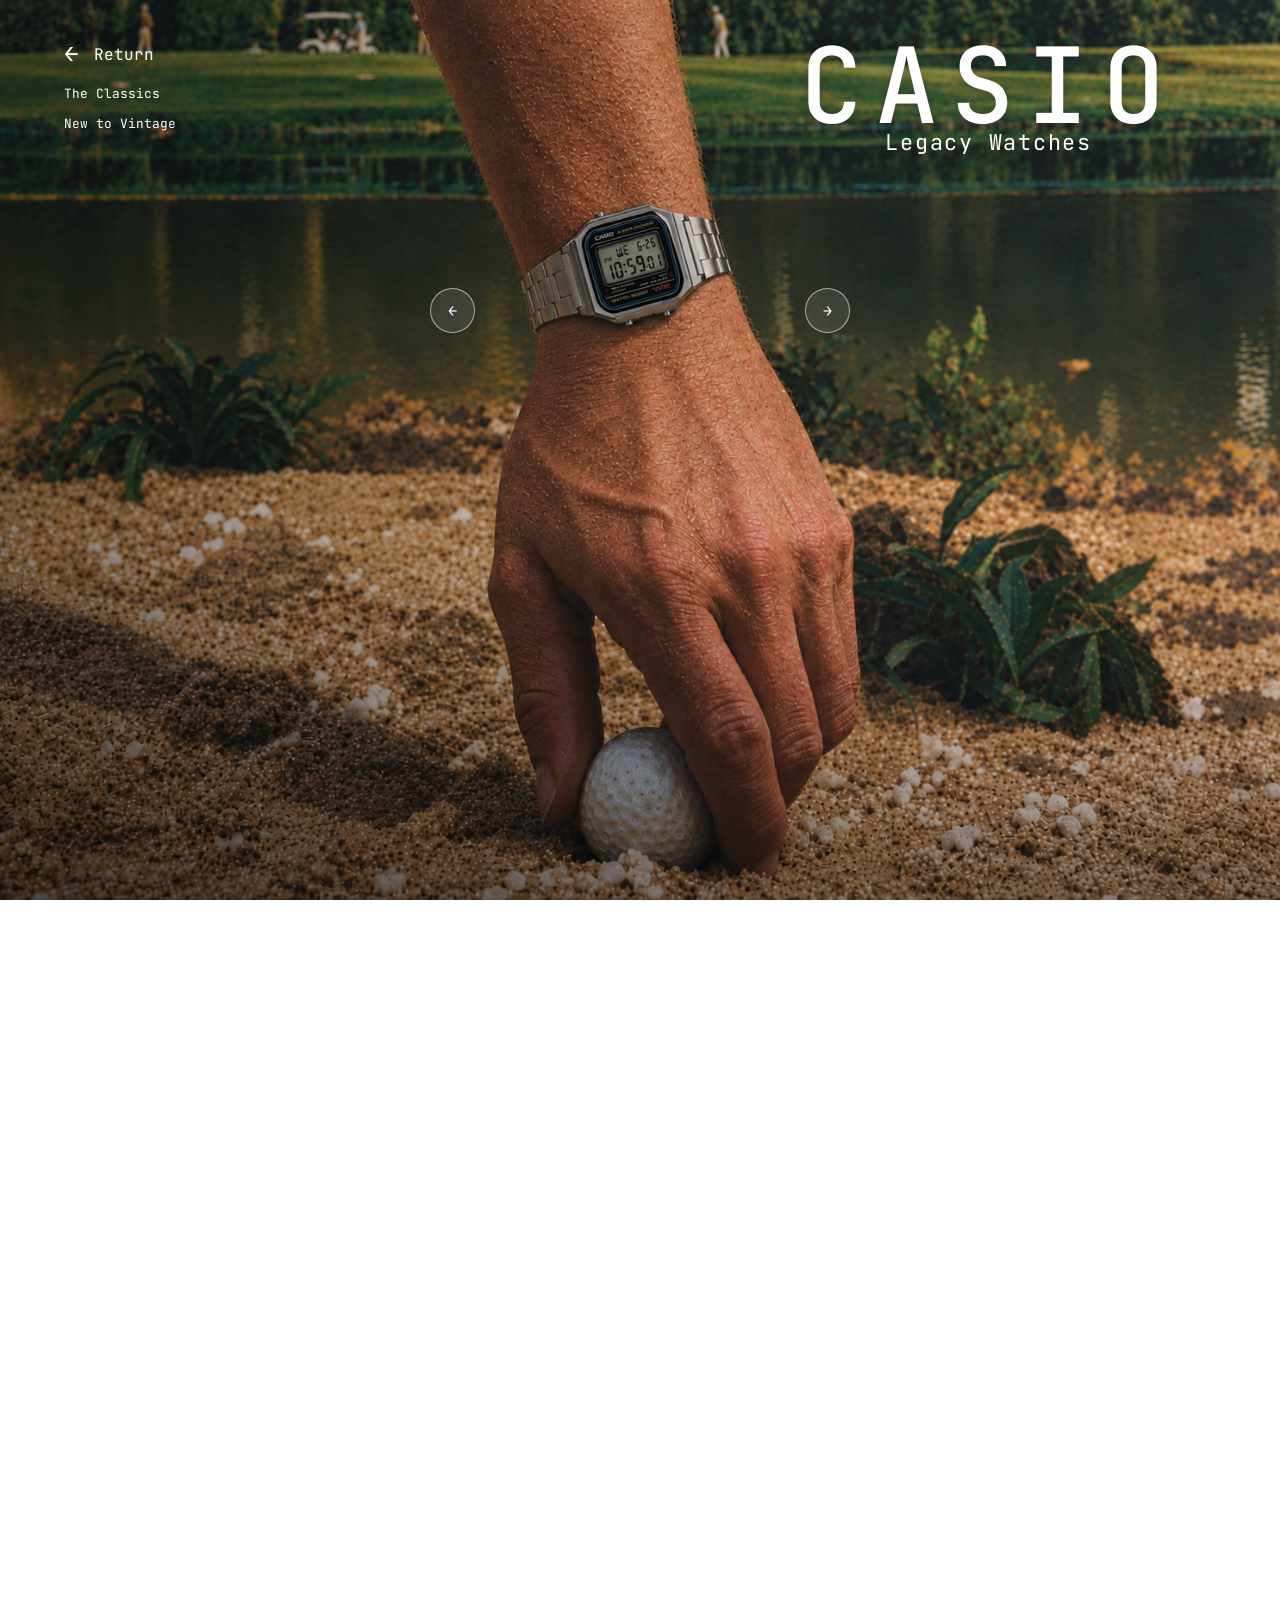
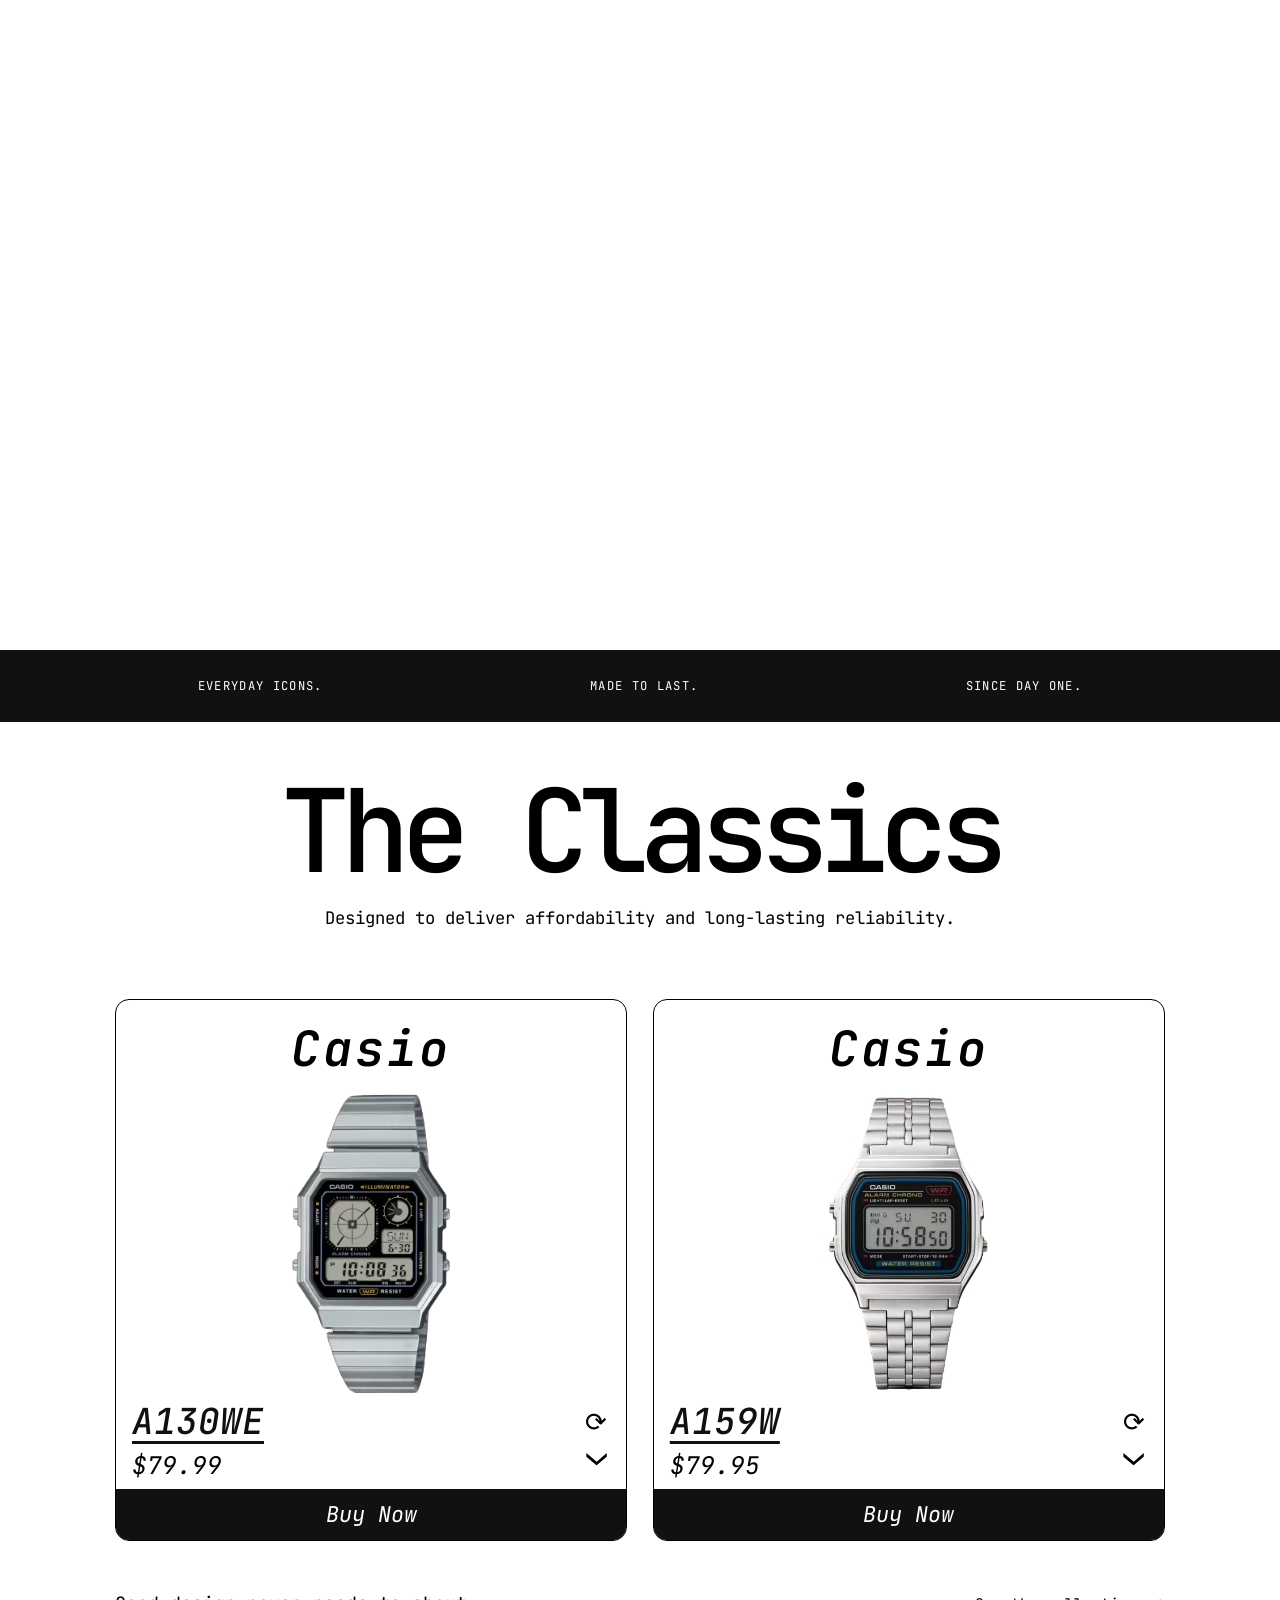
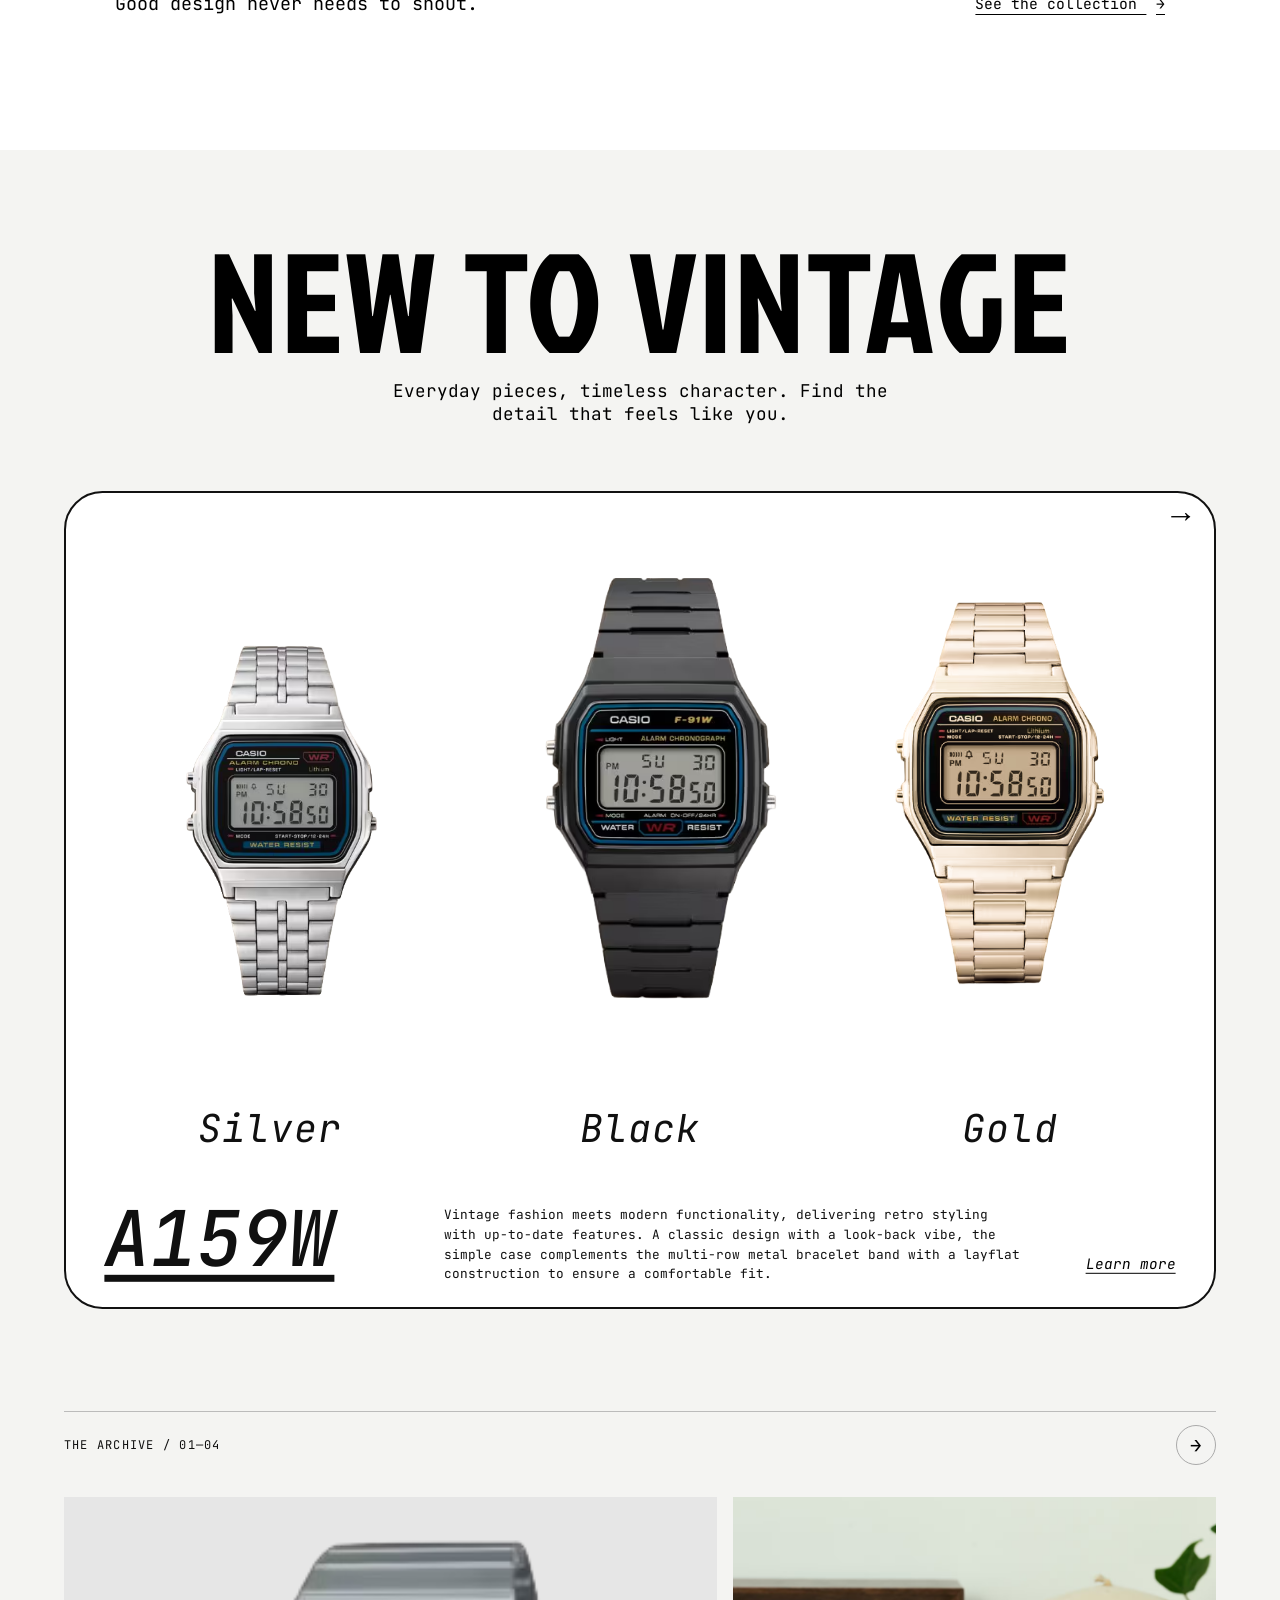
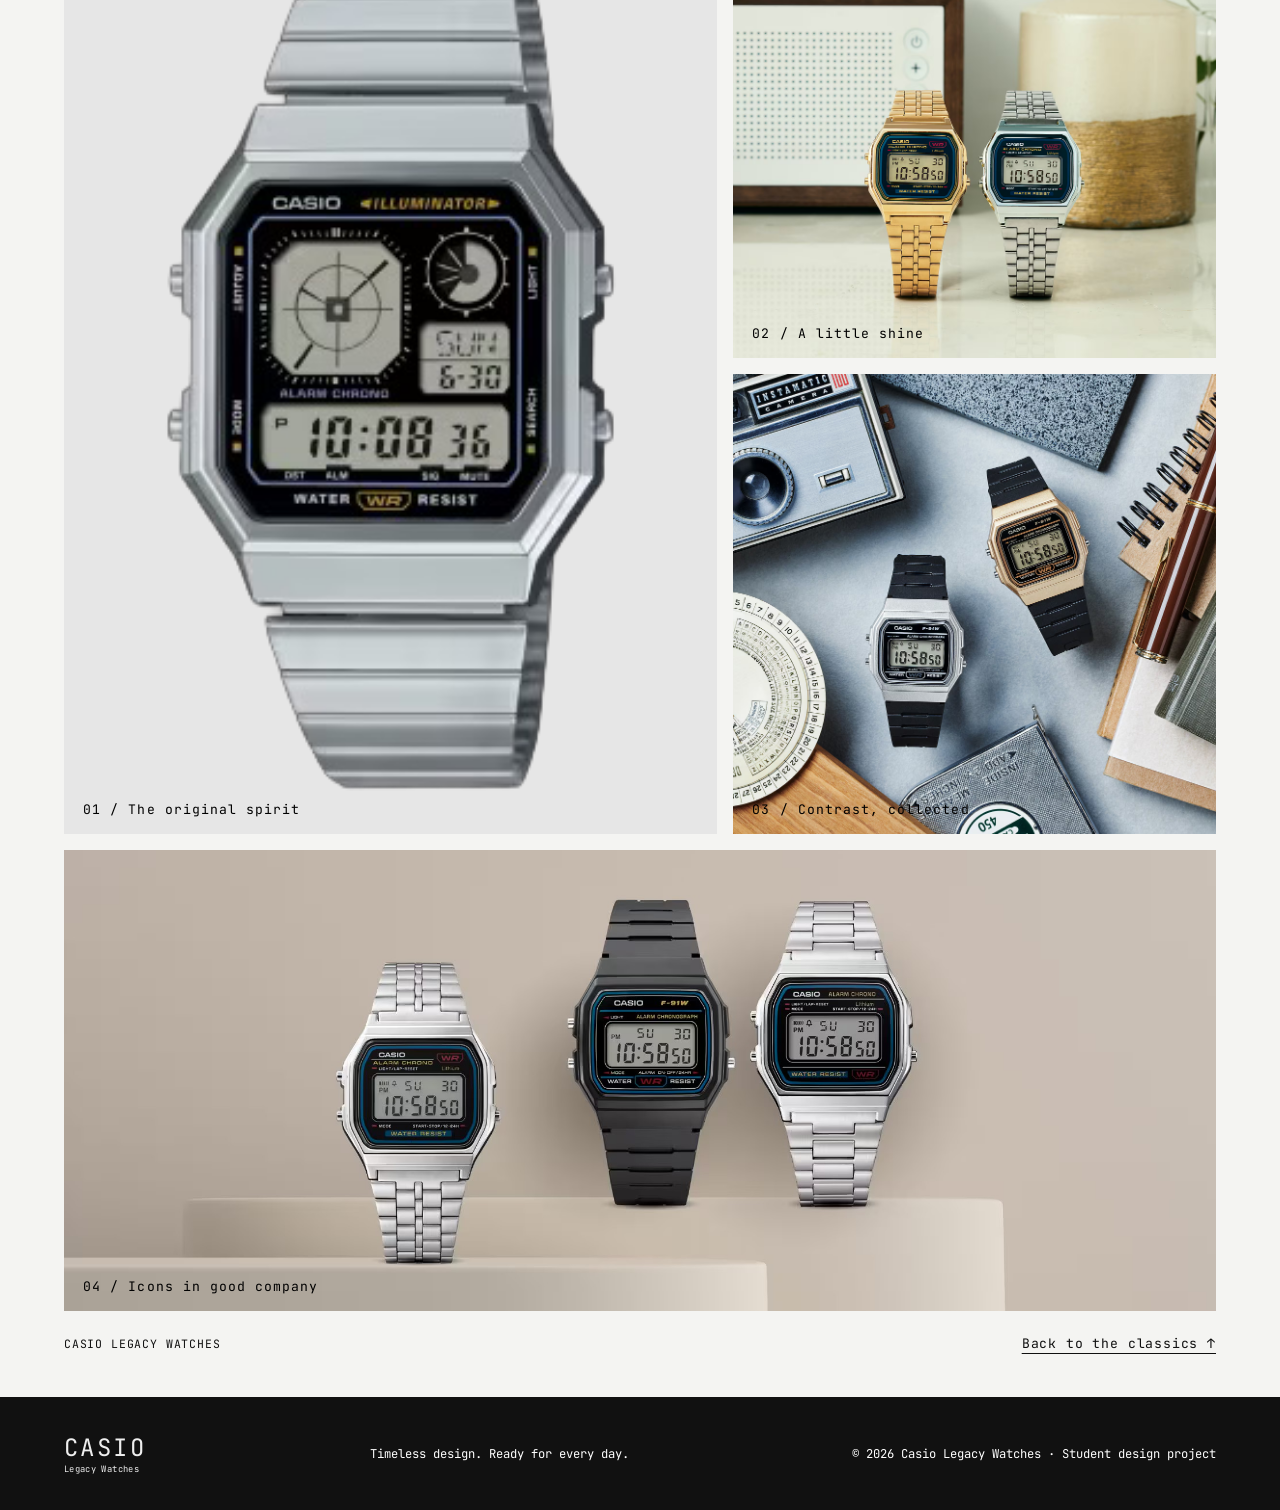
<file: index.html>
<!doctype html>
<html lang="en">
<head>
  <meta charset="utf-8">
  <meta name="viewport" content="width=device-width, initial-scale=1">
  <meta name="theme-color" content="#111111">
  <meta name="description" content="Discover Casio Legacy Watches: classic digital designs made for everyday life.">
  <title>Casio Legacy Watches — Timeless by Design</title>
  <link rel="preconnect" href="https://fonts.googleapis.com">
  <link rel="preconnect" href="https://fonts.gstatic.com" crossorigin>
  <link href="https://fonts.googleapis.com/css2?family=Jockey+One&family=JetBrains+Mono:wght@400;500;600;700&display=swap" rel="stylesheet">
  <link rel="stylesheet" href="style.css">
  <script src="script.js" defer></script>
</head>
<body>
  <main>
    <section class="hero-scroll" aria-label="Casio Legacy Watches introduction">
      <div class="hero" id="home">
      <div class="hero-image" id="heroImage" role="img" aria-label="A classic Casio watch worn on the golf course"></div>
      <div class="hero-shade"></div>
      <header class="site-header">
        <button class="menu-toggle" aria-label="Open navigation" aria-expanded="false"><span></span><span></span></button>
        <nav class="main-nav" aria-label="Main navigation">
          <a href="#home" class="nav-return"><span aria-hidden="true">←</span> Return</a>
          <a href="#classics">The Classics</a>
          <a href="#vintage">New to Vintage</a>
        </nav>
        <a class="wordmark" href="#home" aria-label="Casio Legacy Watches home"><span>CASIO</span><small>Legacy Watches</small></a>
      </header>
      <div class="hero-notes">
        <button class="feature feature-one" aria-expanded="false"><span class="feature-copy">Timeless design<br>with advanced<br>functions</span></button>
        <button class="feature feature-two" aria-expanded="false"><span class="feature-copy">An iconic style<br>that has stood<br>the test of time</span></button>
        <button class="feature feature-three" aria-expanded="false"><span class="feature-copy">Designed for<br>comfort and ease<br>of use</span></button>
        <button class="feature feature-four" aria-expanded="false"><span class="feature-copy">A familiar classic<br>for wherever<br>life goes</span></button>
      </div>
      <div class="hero-controls" aria-label="Choose a featured watch">
        <button class="hero-arrow" data-hero-step="-1" aria-label="Previous featured watch"><span aria-hidden="true">←</span></button>
        <button class="hero-arrow" data-hero-step="1" aria-label="Next featured watch"><span aria-hidden="true">→</span></button>
      </div>
      <a class="hero-cta" href="#classics">Discover the Classics <span aria-hidden="true">↓</span></a>
      </div>
    </section>

    <div class="intro-strip"><span>Everyday icons.</span><span>Made to last.</span><span>Since day one.</span></div>

    <section class="classics section-shell" id="classics">
      <div class="section-heading">
        <h1>The Classics</h1>
        <p class="section-intro">Designed to deliver affordability and long-lasting reliability.</p>
      </div>
      <div class="product-grid">
        <article class="product-card" data-product>
          <div class="card-top"><span class="casio-script">Casio</span><button class="expand-toggle" aria-label="Show A130WE details" aria-expanded="false">⌄</button></div>
          <div class="watch-stage"><img src="images/Casio-5.png" alt="Silver Casio A130WE digital watch with multi-display face" loading="lazy"></div>
          <div class="product-details"><div><h2>A130WE</h2><p class="price">$79.99</p></div><div class="card-tools"><button class="rotate-toggle" aria-label="Rotate A130WE watch">⟳</button><button class="expand-toggle" aria-label="Show A130WE details" aria-expanded="false">⌄</button></div></div>
          <div class="extra-details"><div><p>Multi-display digital timekeeping in a comfortable stainless-steel design.</p><ul><li>Daily alarm and stopwatch</li><li>Adjustable stainless-steel band</li></ul></div></div>
          <a class="buy-button" href="#vintage">Buy Now</a>
        </article>
        <article class="product-card" data-product>
          <div class="card-top"><span class="casio-script">Casio</span><button class="expand-toggle" aria-label="Show A159W details" aria-expanded="false">⌄</button></div>
          <div class="watch-stage"><img src="images/Casio_2_horizontal.png" alt="Silver Casio A159W classic digital watch" loading="lazy"></div>
          <div class="product-details"><div><h2>A159W</h2><p class="price">$79.95</p></div><div class="card-tools"><button class="rotate-toggle" aria-label="Rotate A159W watch">⟳</button><button class="expand-toggle" aria-label="Show A159W details" aria-expanded="false">⌄</button></div></div>
          <div class="extra-details"><div><p>A timeless digital favorite, finished with a polished metal bracelet.</p><ul><li>LED light and daily alarm</li><li>Water-resistant construction</li></ul></div></div>
          <a class="buy-button" href="#vintage">Buy Now</a>
        </article>
      </div>
      <div class="section-foot"><p>Good design never needs to shout.</p><a href="#vintage" class="text-link">See the collection <span>→</span></a></div>
    </section>

    <section class="vintage section-shell" id="vintage">
      <div class="vintage-heading"><h2>New to <em>Vintage</em></h2><p>Everyday pieces, timeless character. Find the detail that feels like you.</p></div>
      <article class="archive-product-card" aria-label="A159W product card with Silver, Black, and Gold options">
        <a class="archive-next" href="#archive-stories" aria-label="Explore the watch stories below">→</a>
        <div class="archive-colors">
          <figure class="archive-watch archive-watch-silver"><img src="images/Casio_2.png" alt="Silver Casio A159W digital watch"><figcaption>Silver</figcaption></figure>
          <figure class="archive-watch"><img src="images/Casio_3.png" alt="Black Casio digital watch"><figcaption>Black</figcaption></figure>
          <figure class="archive-watch archive-watch-gold"><img src="images/Casio_4.png" alt="Gold Casio A159W digital watch"><figcaption>Gold</figcaption></figure>
        </div>
        <div class="archive-summary"><h3>A159W</h3><p>Vintage fashion meets modern functionality, delivering retro styling with up-to-date features. A classic design with a look-back vibe, the simple case complements the multi-row metal bracelet band with a layflat construction to ensure a comfortable fit.</p><a href="#archive-stories">Learn more</a></div>
      </article>
      <div id="archive-stories" class="archive-stories">
      <div class="collection-bar"><span>THE ARCHIVE / 01—04</span><button class="collection-next" aria-label="Show next archive image">→</button></div>
      <div class="editorial-grid" id="editorialGrid">
        <figure class="editorial-tile tile-large"><img src="images/Casio-5.png" alt="Classic silver digital watch from the Casio archive" loading="lazy"><figcaption>01 / The original spirit</figcaption></figure>
        <figure class="editorial-tile"><img src="images/Gold_and_Silver.jpeg" alt="Gold and silver Casio watches styled together" loading="lazy"><figcaption>02 / A little shine</figcaption></figure>
        <figure class="editorial-tile"><img src="images/black_and_gold.jpeg" alt="Black and gold digital watches with a vintage feel" loading="lazy"><figcaption>03 / Contrast, collected</figcaption></figure>
        <figure class="editorial-tile tile-wide"><img src="images/3_watches.jpeg" alt="Three classic digital watches arranged together" loading="lazy"><figcaption>04 / Icons in good company</figcaption></figure>
      </div>
      </div>
      <div class="vintage-bottom"><span>CASIO LEGACY WATCHES</span><a class="text-link" href="#classics">Back to the classics ↑</a></div>
    </section>
  </main>
  <footer class="site-footer"><a class="footer-mark" href="#home">CASIO <small>Legacy Watches</small></a><p>Timeless design. Ready for every day.</p><span>© 2026 Casio Legacy Watches · Student design project</span></footer>
</body>
</html>
</file>
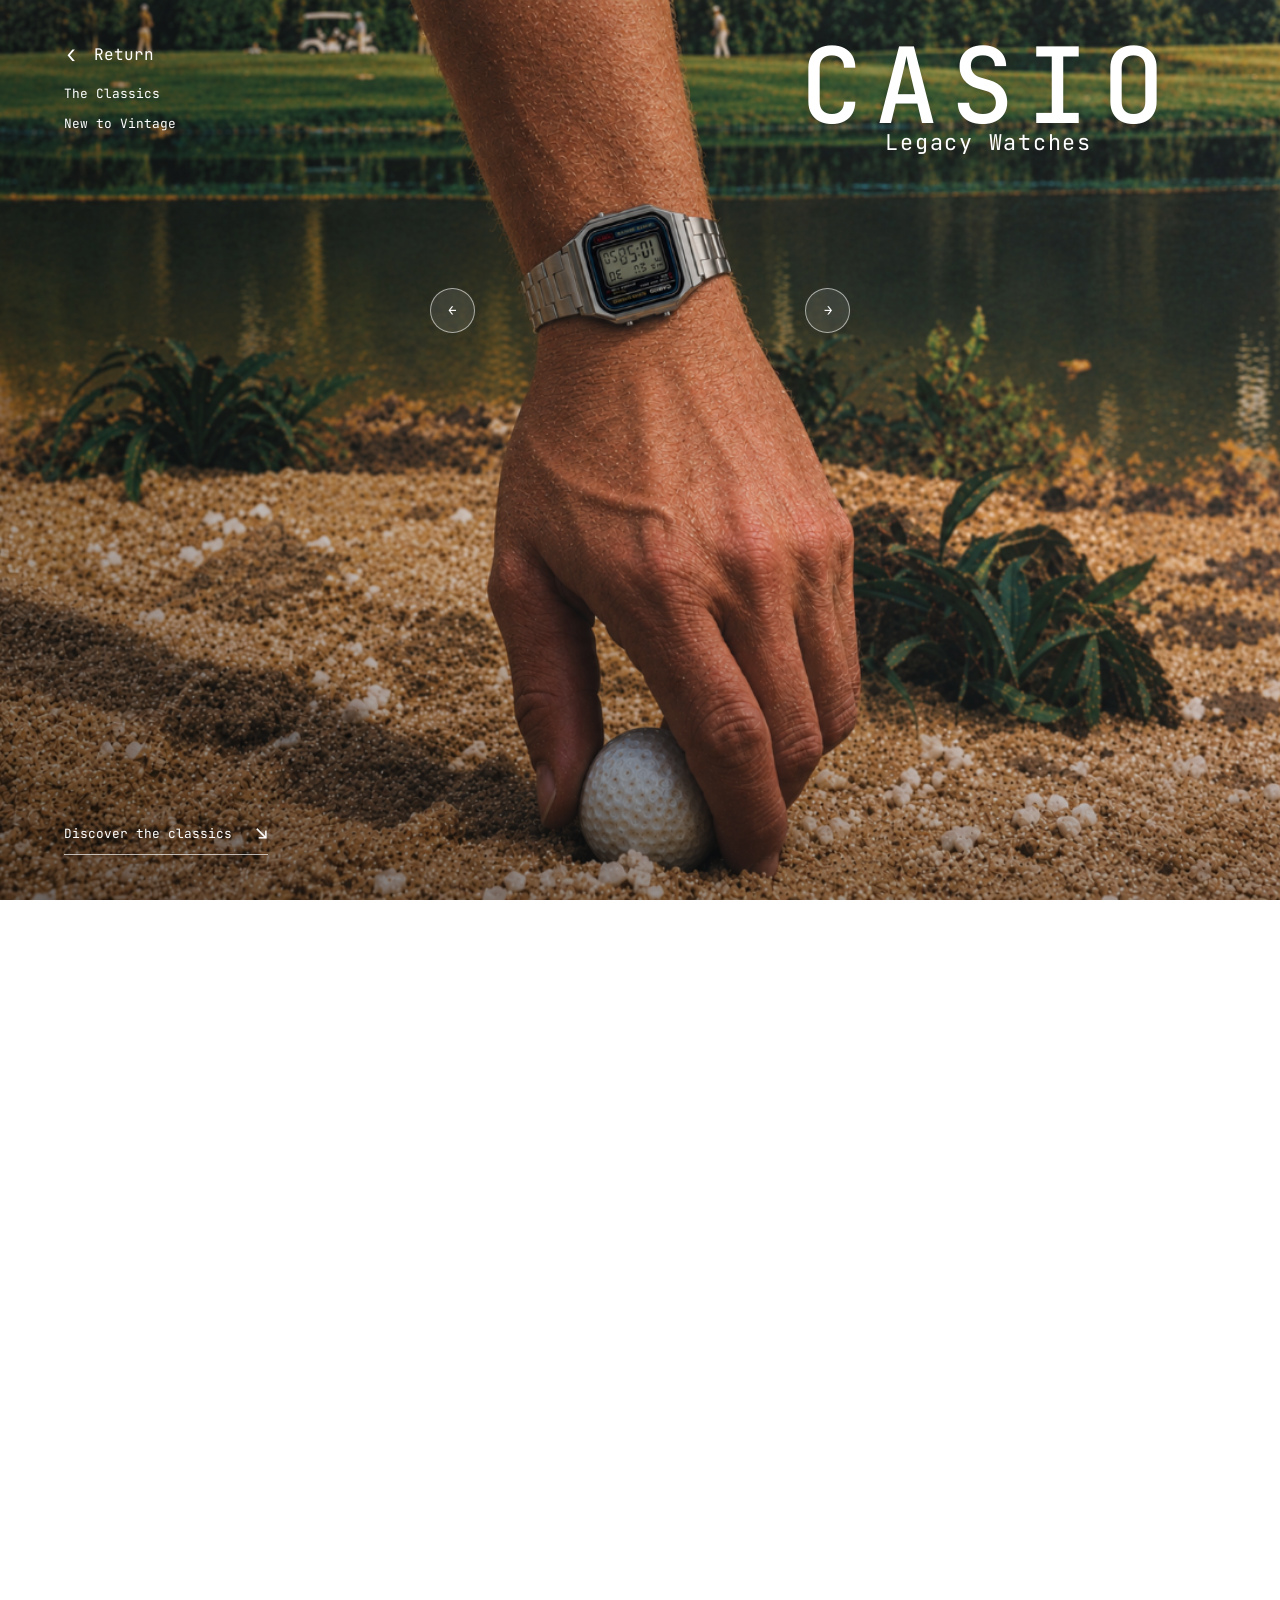
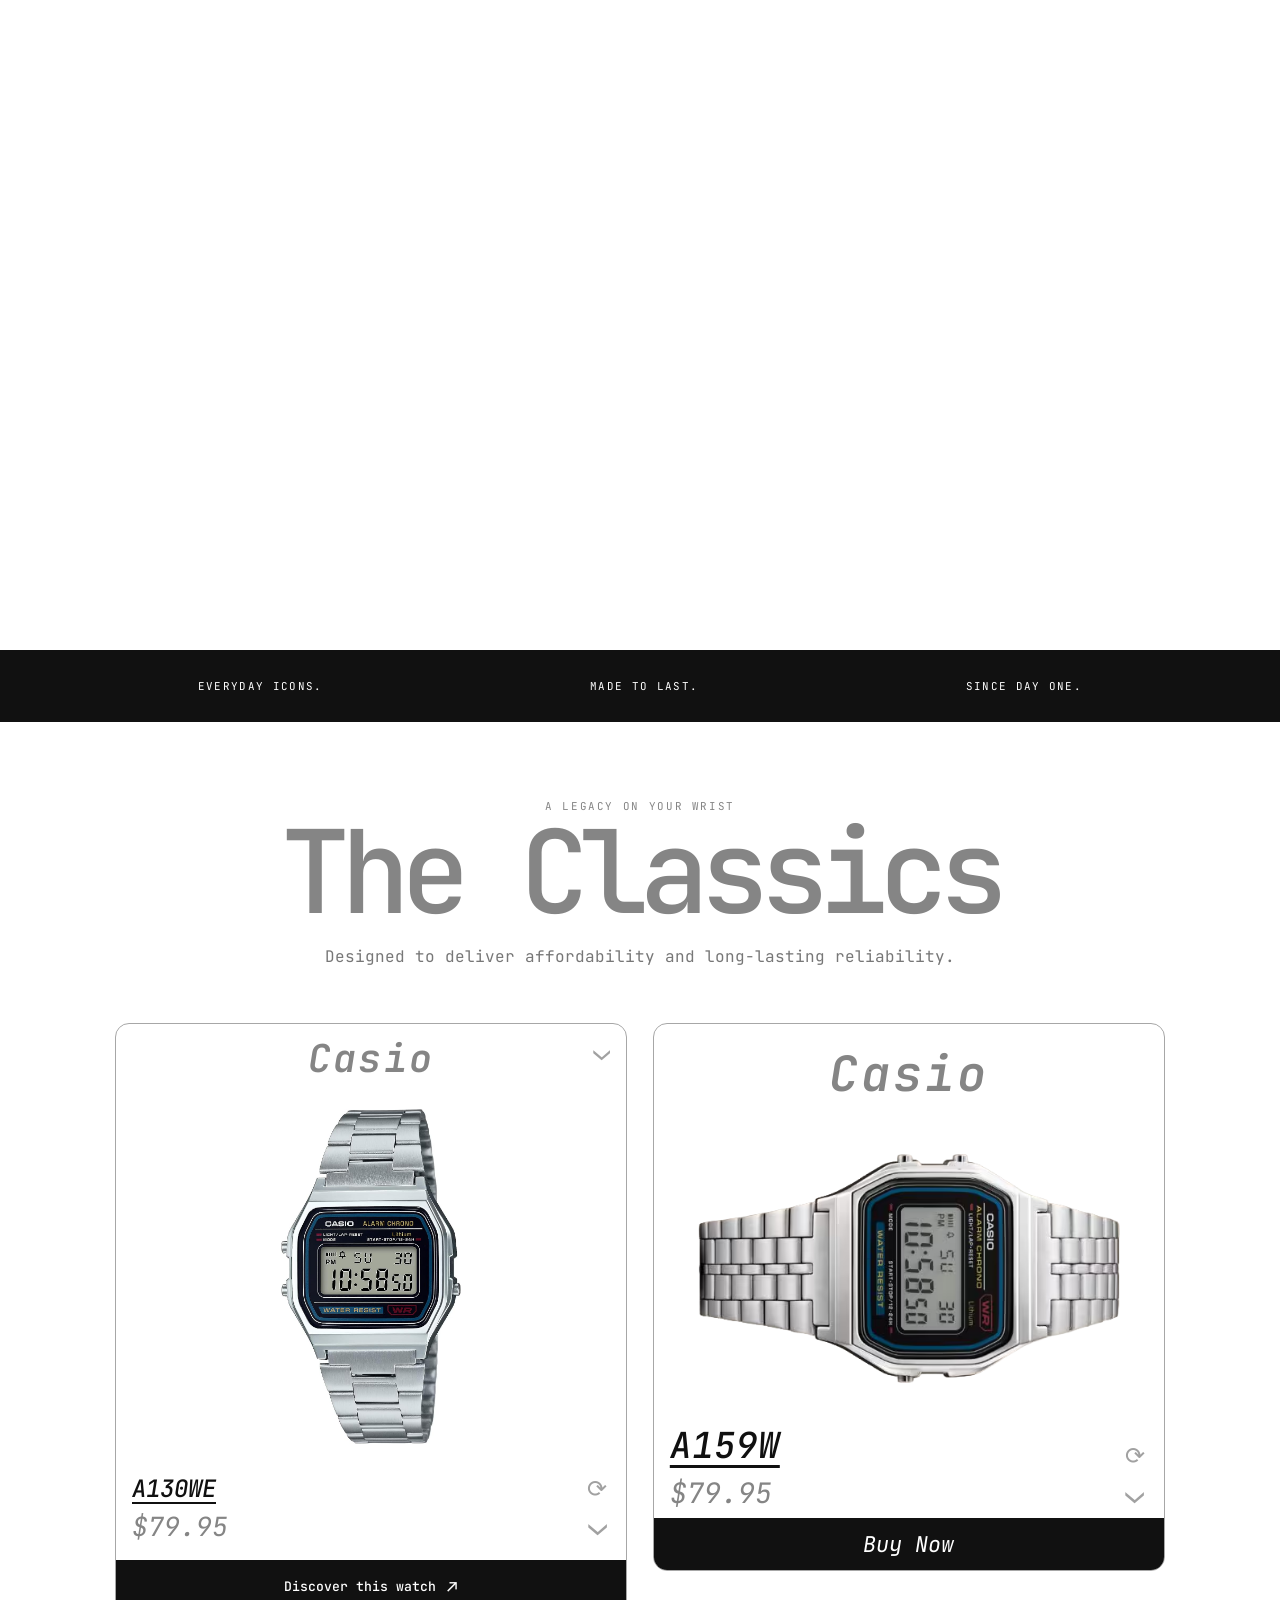
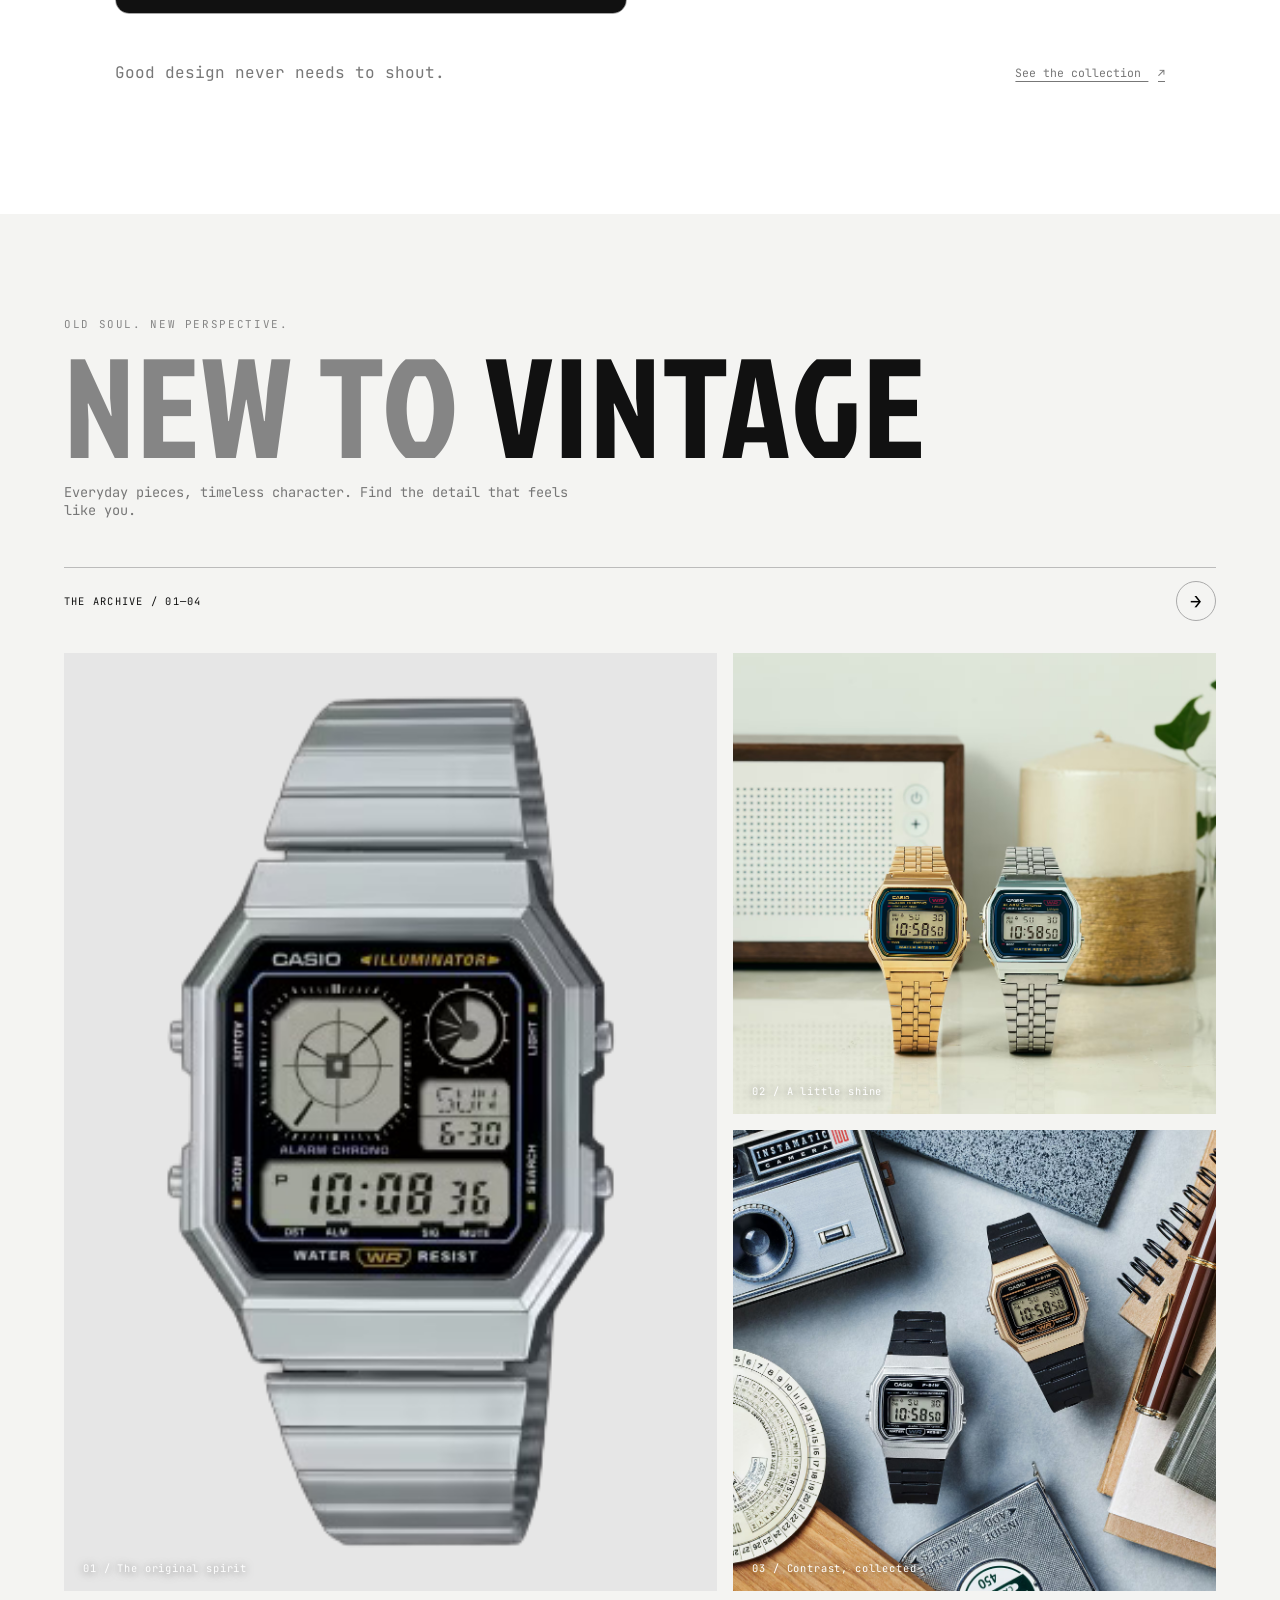
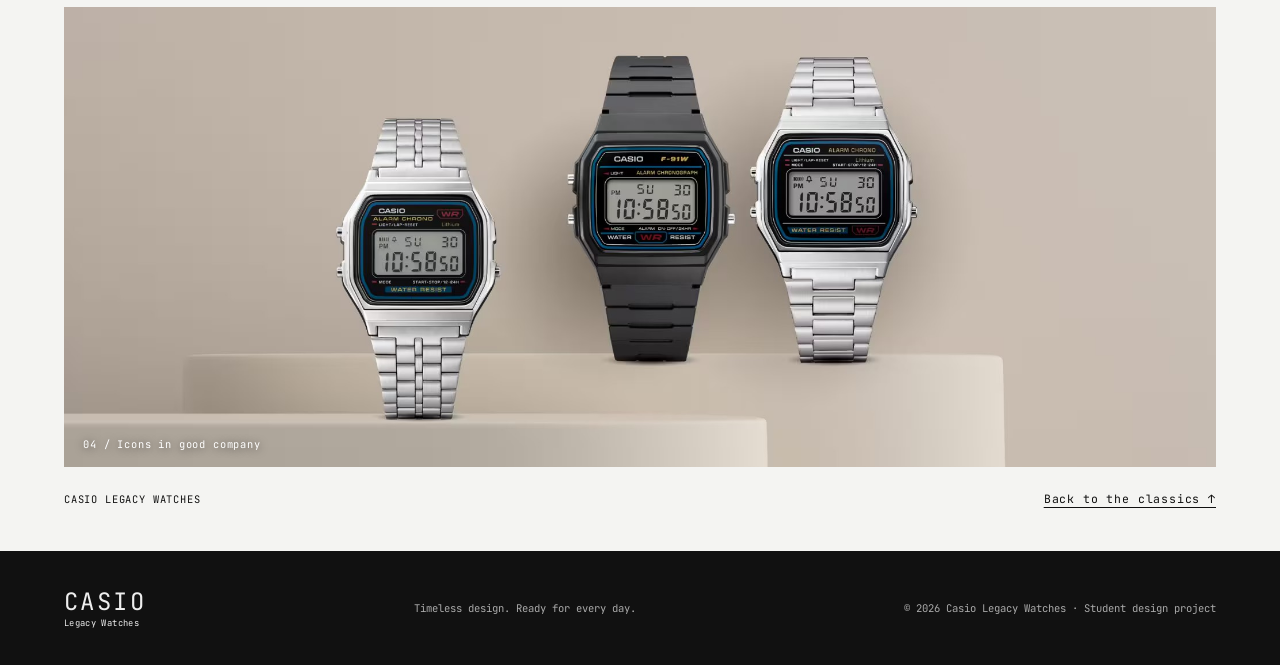
<file: Project 2/index.html>
﻿<!doctype html>
<html lang="en">
<head>
  <meta charset="utf-8">
  <meta name="viewport" content="width=device-width, initial-scale=1">
  <meta name="theme-color" content="#111111">
  <meta name="description" content="Discover Casio Legacy Watches: classic digital designs made for everyday life.">
  <title>Casio Legacy Watches — Timeless by Design</title>
  <link rel="preconnect" href="https://fonts.googleapis.com">
  <link rel="preconnect" href="https://fonts.gstatic.com" crossorigin>
  <link href="https://fonts.googleapis.com/css2?family=Jockey+One&family=JetBrains+Mono:wght@400;500;600;700&display=swap" rel="stylesheet">
  <link rel="stylesheet" href="style.css">
  <script src="script.js" defer></script>
</head>
<body>
  <main>
    <section class="hero-scroll" aria-label="Casio Legacy Watches introduction">
      <div class="hero" id="home">
      <div class="hero-image" id="heroImage" role="img" aria-label="A classic Casio watch worn on the golf course"></div>
      <div class="hero-shade"></div>
      <header class="site-header">
        <button class="menu-toggle" aria-label="Open navigation" aria-expanded="false"><span></span><span></span></button>
        <nav class="main-nav" aria-label="Main navigation">
          <a href="#home" class="nav-return"><span aria-hidden="true">‹</span> Return</a>
          <a href="#classics">The Classics</a>
          <a href="#vintage">New to Vintage</a>
        </nav>
        <a class="wordmark" href="#home" aria-label="Casio Legacy Watches home"><span>CASIO</span><small>Legacy Watches</small></a>
      </header>
      <div class="hero-notes">
        <button class="feature feature-one" aria-expanded="false"><span class="feature-copy">Timeless design<br>with advanced<br>functions</span></button>
        <button class="feature feature-two" aria-expanded="false"><span class="feature-copy">An iconic style<br>that has stood<br>the test of time</span></button>
        <button class="feature feature-three" aria-expanded="false"><span class="feature-copy">Designed for<br>comfort and ease<br>of use</span></button>
        <button class="feature feature-four" aria-expanded="false"><span class="feature-copy">A familiar classic<br>for wherever<br>life goes</span></button>
      </div>
      <div class="hero-controls" aria-label="Choose a featured watch">
        <button class="hero-arrow" data-hero-step="-1" aria-label="Previous featured watch">←</button>
        <button class="hero-arrow" data-hero-step="1" aria-label="Next featured watch">→</button>
      </div>
      <a class="hero-cta" href="#classics">Discover the classics <span aria-hidden="true">↘</span></a>
      </div>
    </section>

    <div class="intro-strip"><span>Everyday icons.</span><span>Made to last.</span><span>Since day one.</span></div>

    <section class="classics section-shell" id="classics">
      <div class="section-heading">
        <p class="eyebrow">A legacy on your wrist</p>
        <h1>The Classics</h1>
        <p class="section-intro">Designed to deliver affordability and long-lasting reliability.</p>
      </div>
      <div class="product-grid">
        <article class="product-card" data-product>
          <div class="card-top"><span class="casio-script">Casio</span><button class="expand-toggle" aria-label="Show A130WE details" aria-expanded="false">⌄</button></div>
          <div class="watch-stage"><img src="images/Casio_1.jpg" alt="Silver Casio A130WE digital watch with multi-display face" loading="lazy"></div>
          <div class="product-details"><div><h2>A130WE</h2><p class="price">$79.95</p></div><div class="card-tools"><button class="rotate-toggle" aria-label="Rotate A130WE watch">⟳</button><button class="expand-toggle" aria-label="Show A130WE details" aria-expanded="false">⌄</button></div></div>
          <div class="extra-details"><div><p>Multi-display digital timekeeping in a comfortable stainless-steel design.</p><ul><li>Daily alarm and stopwatch</li><li>Adjustable stainless-steel band</li></ul></div></div>
          <a class="buy-button" href="#vintage">Discover this watch <span>↗</span></a>
        </article>
        <article class="product-card" data-product>
          <div class="card-top"><span class="casio-script">Casio</span><button class="expand-toggle" aria-label="Show A159W details" aria-expanded="false">⌄</button></div>
          <div class="watch-stage"><img src="images/Casio_2_horizontal.png" alt="Silver Casio A159W classic digital watch" loading="lazy"></div>
          <div class="product-details"><div><h2>A159W</h2><p class="price">$79.95</p></div><div class="card-tools"><button class="rotate-toggle" aria-label="Rotate A159W watch">⟳</button><button class="expand-toggle" aria-label="Show A159W details" aria-expanded="false">⌄</button></div></div>
          <div class="extra-details"><div><p>A timeless digital favorite, finished with a polished metal bracelet.</p><ul><li>LED light and daily alarm</li><li>Water-resistant construction</li></ul></div></div>
          <a class="buy-button" href="#vintage">Buy Now</a>
        </article>
      </div>
      <div class="section-foot"><p>Good design never needs to shout.</p><a href="#vintage" class="text-link">See the collection <span>↗</span></a></div>
    </section>

    <section class="vintage section-shell" id="vintage">
      <div class="vintage-heading"><p class="eyebrow">Old soul. New perspective.</p><h2>New to <em>Vintage</em></h2><p>Everyday pieces, timeless character. Find the detail that feels like you.</p></div>
      <div class="collection-bar"><span>THE ARCHIVE / 01—04</span><button class="collection-next" aria-label="Show next archive image">→</button></div>
      <div class="editorial-grid" id="editorialGrid">
        <figure class="editorial-tile tile-large"><img src="images/Casio-5.png" alt="Classic silver digital watch from the Casio archive" loading="lazy"><figcaption>01 / The original spirit</figcaption></figure>
        <figure class="editorial-tile"><img src="images/Gold_and_Silver.jpeg" alt="Gold and silver Casio watches styled together" loading="lazy"><figcaption>02 / A little shine</figcaption></figure>
        <figure class="editorial-tile"><img src="images/black_and_gold.jpeg" alt="Black and gold digital watches with a vintage feel" loading="lazy"><figcaption>03 / Contrast, collected</figcaption></figure>
        <figure class="editorial-tile tile-wide"><img src="images/3_watches.jpeg" alt="Three classic digital watches arranged together" loading="lazy"><figcaption>04 / Icons in good company</figcaption></figure>
      </div>
      <div class="vintage-bottom"><span>CASIO LEGACY WATCHES</span><a class="text-link" href="#classics">Back to the classics ↑</a></div>
    </section>
  </main>
  <footer class="site-footer"><a class="footer-mark" href="#home">CASIO <small>Legacy Watches</small></a><p>Timeless design. Ready for every day.</p><span>© 2026 Casio Legacy Watches · Student design project</span></footer>
</body>
</html>
</file>
<file: style.css>
:root{--ink:#101010;--paper:#fff;--muted:#858585;--line:#d6d6d6;--mono:"JetBrains Mono",monospace;--display:"Jockey One",Impact,sans-serif;--gutter:clamp(1.2rem,5vw,5.5rem)}
*{box-sizing:border-box}html{scroll-behavior:smooth;scroll-padding-top:1rem}body{margin:0;background:var(--paper);color:var(--ink);font-family:var(--mono);font-size:14px}a{color:inherit;text-decoration:none}button{font:inherit}button:focus-visible,a:focus-visible{outline:2px solid currentColor;outline-offset:4px}.hero{min-height:min(900px,100svh);height:850px;max-height:1000px;position:relative;overflow:hidden;background:#262b25;color:#fff}.hero-image,.hero-shade{position:absolute;inset:0}.hero-image{background-image:url("images/Casio_Hero_1.png");background-size:cover;background-position:center 43%;transition:background-image .35s ease,transform 1.2s ease}.hero:hover .hero-image{transform:scale(1.015)}.hero-shade{background:linear-gradient(90deg,rgba(0,0,0,.34),transparent 70%),linear-gradient(0deg,rgba(0,0,0,.32),transparent 40%);pointer-events:none}.site-header{position:absolute;z-index:3;inset:0 0 auto;display:flex;align-items:flex-start;justify-content:space-between;padding:clamp(1.3rem,3vw,3rem) var(--gutter)}.main-nav{display:grid;gap:.8rem;font-size:clamp(.72rem,1vw,.95rem)}.main-nav a{width:max-content;transition:opacity .2s}.main-nav a:hover{opacity:.65}.nav-return{font-size:1rem;margin-bottom:.2rem}.nav-return span{font-size:1.5rem;vertical-align:-.08em;margin-right:.4rem}.wordmark{display:flex;flex-direction:column;align-items:center;line-height:.9;margin-right:3vw;text-shadow:0 1px 10px #0003}.wordmark span{font-size:clamp(3.3rem,8.2vw,7rem);font-weight:500;letter-spacing:.12em}.wordmark small{font-size:clamp(.9rem,1.7vw,1.55rem);letter-spacing:.08em}.menu-toggle{display:none}.hero-notes{position:absolute;inset:0;pointer-events:none}.feature{position:absolute;display:flex;align-items:center;gap:1.25rem;padding:.45rem;border:0;color:white;background:transparent;text-align:left;cursor:pointer;pointer-events:auto;font-size:clamp(.68rem,.9vw,.88rem);line-height:1.45;text-shadow:0 1px 8px #000;transition:opacity .25s}.feature-one{left:8%;top:42%}.feature-two{right:10%;top:48%;flex-direction:row-reverse;text-align:right}.feature-three{left:9%;top:69%}.feature-four{right:18%;bottom:6%;flex-direction:row-reverse;text-align:right}.plus{font-size:2rem;font-weight:400;line-height:1;transition:transform .3s}.feature:hover .plus,.feature[aria-expanded=true] .plus{transform:rotate(45deg)}.feature-copy{max-width:0;overflow:hidden;opacity:0;transition:max-width .45s,opacity .3s}.feature:hover .feature-copy,.feature[aria-expanded=true] .feature-copy{max-width:220px;opacity:1}.hero-controls{position:absolute;right:var(--gutter);bottom:2.2rem;display:flex;align-items:center;gap:1.2rem}.hero-arrow{border:1px solid #ffffff8c;background:#ffffff18;color:white;width:2.8rem;height:2.8rem;border-radius:50%;cursor:pointer;transition:background .2s,transform .2s}.hero-arrow:hover{background:#fff;color:#111;transform:scale(1.06)}.hero-count{font-size:.7rem;letter-spacing:.12em}.hero-cta{position:absolute;bottom:2.8rem;left:var(--gutter);display:flex;gap:1.5rem;align-items:center;border-bottom:1px solid #ffffffaa;padding:.5rem 0;font-size:.8rem}.hero-cta span{font-size:1.2rem}.intro-strip{min-height:72px;background:#111;color:white;display:flex;justify-content:space-around;align-items:center;padding:1rem var(--gutter);font-size:.68rem;letter-spacing:.12em;text-transform:uppercase}.section-shell{padding:clamp(4.5rem,9vw,9rem) var(--gutter)}.classics{max-width:1600px;margin:auto}.section-heading{text-align:center;margin-bottom:3.5rem}.eyebrow{text-transform:uppercase;font-size:.68rem;letter-spacing:.15em;color:var(--muted);margin:0 0 .8rem}.section-heading h1{font-size:clamp(3.2rem,9vw,7.8rem);font-weight:500;letter-spacing:-.08em;line-height:.98;margin:0;color:#858585}.section-intro{font-size:clamp(.8rem,1.25vw,1rem);color:#777;margin:1.1rem 0 0}.product-grid{display:grid;grid-template-columns:repeat(2,minmax(0,1fr));gap:clamp(1rem,2vw,2rem);max-width:1050px;margin:0 auto}.product-card{border:1px solid #a7a7a7;border-radius:14px;overflow:hidden;background:white;display:flex;flex-direction:column;min-width:0;transition:box-shadow .25s,transform .25s}.product-card:hover{box-shadow:0 12px 36px #00000010;transform:translateY(-3px)}.card-top{height:4.2rem;padding:.65rem 1rem;display:flex;align-items:center;justify-content:center;position:relative}.casio-script{font-size:clamp(1.5rem,3vw,2.6rem);font-weight:600;font-style:italic;color:#858585;letter-spacing:.06em}.expand-toggle,.rotate-toggle{border:0;background:none;color:#a1a1a1;cursor:pointer;font-size:1.8rem;line-height:1;padding:.2rem}.card-top .expand-toggle{position:absolute;right:.8rem;top:.55rem}.watch-stage{height:clamp(200px,31vw,370px);display:grid;place-items:center;padding:1.1rem 1.3rem}.watch-stage img{width:100%;height:100%;min-width:0;min-height:0;object-fit:contain;transition:transform .7s cubic-bezier(.2,.8,.2,1)}.product-card.is-rotated .watch-stage img{transform:rotateY(180deg)}.product-details{display:flex;align-items:flex-end;justify-content:space-between;padding:.7rem 1rem 1rem;margin-top:auto}.product-details h2{font-size:clamp(1rem,2vw,1.5rem);font-weight:500;font-style:italic;text-decoration:underline;text-underline-offset:.2em;margin:0 0 .3rem}.price{font-size:clamp(1.1rem,2.2vw,1.65rem);font-style:italic;color:#858585;margin:0}.card-tools{display:grid;justify-items:center;gap:.1rem}.card-tools .rotate-toggle{font-size:1.5rem}.card-tools .expand-toggle{font-size:2rem}.extra-details{display:grid;grid-template-rows:0fr;transition:grid-template-rows .35s ease, padding .3s;padding:0 1rem;color:#555;font-size:.76rem;line-height:1.7}.extra-details>*{overflow:hidden}.extra-details p{margin:0}.extra-details ul{padding-left:1.1rem;margin:.4rem 0 .9rem}.product-card.is-expanded .extra-details{grid-template-rows:1fr;padding:.2rem 1rem .8rem}.product-card.is-expanded .expand-toggle{transform:none}.buy-button{display:flex;align-items:center;justify-content:center;gap:.7rem;background:#111;color:#fff;padding:.95rem 1rem;font-weight:500;font-size:.82rem;transition:background .2s}.buy-button:hover{background:#393939}.buy-button span{font-size:1.1rem}.section-foot{display:flex;align-items:center;justify-content:space-between;max-width:1050px;margin:2rem auto 0;color:#777}.section-foot p{font-size:clamp(.8rem,1.4vw,1rem)}.text-link{font-size:.72rem;text-decoration:underline;text-underline-offset:.35em}.text-link span{margin-left:.6rem}.vintage{background:#f4f4f2;padding-top:clamp(4rem,8vw,7rem);padding-bottom:2.5rem}.vintage-heading{max-width:1200px;margin:0 auto 3rem}.vintage-heading h2{font-family:var(--display);font-size:clamp(4rem,11vw,10rem);line-height:.88;font-weight:400;text-transform:uppercase;letter-spacing:.015em;color:#858585;margin:.2rem 0 1rem}.vintage-heading h2 em{font-style:normal;color:#111}.vintage-heading>p:last-child{font-size:.85rem;color:#777;max-width:32rem}.collection-bar{border-top:1px solid #bbb;display:flex;justify-content:space-between;align-items:center;padding:.8rem 0;margin-bottom:1.2rem;font-size:.65rem;letter-spacing:.12em}.collection-next{width:2.5rem;height:2.5rem;background:transparent;border:1px solid #aaa;border-radius:50%;cursor:pointer;font-size:1.2rem;transition:all .2s}.collection-next:hover{background:#111;color:white}.editorial-grid{display:grid;grid-template-columns:1.15fr .85fr;grid-auto-rows:clamp(230px,36vw,500px);gap:1rem}.editorial-tile{margin:0;position:relative;overflow:hidden;background:#e6e6e6}.editorial-tile img{width:100%;height:100%;object-fit:cover;display:block;transition:transform .8s}.editorial-tile:hover img{transform:scale(1.035)}.editorial-tile figcaption{position:absolute;left:1.2rem;bottom:1rem;color:white;font-size:.65rem;letter-spacing:.08em;text-shadow:0 1px 8px #0009}.tile-large{grid-row:span 2}.tile-wide{grid-column:span 2}.vintage-bottom{display:flex;align-items:center;justify-content:space-between;padding:1.5rem 0 .3rem;font-size:.65rem;letter-spacing:.08em}.site-footer{background:#111;color:#eee;padding:2.2rem var(--gutter);display:flex;align-items:center;justify-content:space-between;gap:1rem;font-size:.66rem}.footer-mark{display:flex;flex-direction:column;font-size:1.5rem;letter-spacing:.1em}.footer-mark small{font-size:.55rem;letter-spacing:.04em}.site-footer p{color:#aaa}.site-footer>span{color:#aaa;text-align:right}
@media(min-width:1500px){.hero{height:100svh;max-height:1100px}.hero-image{background-position:center 44%}}
@media(max-width:700px){:root{--gutter:1.15rem}.hero{height:100svh;min-height:740px;max-height:1000px}.hero-image{background-position:52% center}.hero-shade{background:linear-gradient(180deg,rgba(0,0,0,.3),transparent 30%,transparent 70%,rgba(0,0,0,.35))}.site-header{align-items:flex-start;padding-top:1.3rem}.menu-toggle{display:grid;gap:5px;position:relative;z-index:5;width:2.7rem;height:2.7rem;align-content:center;justify-items:center;border:1px solid #ffffff8c;border-radius:50%;background:#0002;color:white}.menu-toggle span{width:1rem;height:1px;background:white;transition:transform .2s}.menu-toggle[aria-expanded=true] span:first-child{transform:translateY(3px) rotate(45deg)}.menu-toggle[aria-expanded=true] span:last-child{transform:translateY(-3px) rotate(-45deg)}.menu-toggle[aria-expanded=true]{color:#fff;background:#111;border-color:#fff}.menu-toggle[aria-expanded=true] span{background:#fff}.main-nav{position:absolute;top:0;left:0;right:0;padding:5rem 1.5rem 1.5rem;background:#111e;backdrop-filter:blur(12px);display:none;gap:1.2rem;font-size:1rem}.main-nav.is-open{display:grid}.wordmark{margin-right:0}.wordmark span{font-size:2.9rem}.wordmark small{font-size:.77rem}.feature{font-size:.64rem;gap:.6rem}.feature-one{left:4%;top:35%}.feature-two{right:3%;top:49%}.feature-three{left:4%;top:65%}.feature-four{right:6%;bottom:13%}.feature-copy{max-width:0}.feature:hover .feature-copy,.feature[aria-expanded=true] .feature-copy{max-width:150px}.plus{font-size:1.6rem}.hero-controls{right:var(--gutter);bottom:1.3rem;gap:.65rem}.hero-arrow{width:2.35rem;height:2.35rem}.hero-cta{left:var(--gutter);bottom:1.9rem;font-size:.67rem;gap:.7rem}.intro-strip{min-height:58px;gap:.6rem;font-size:.5rem;letter-spacing:.08em}.section-shell{padding:4.5rem var(--gutter)}.section-heading{margin-bottom:2rem}.section-heading h1{font-size:clamp(3.2rem,14vw,5.8rem)}.section-intro{max-width:23rem;margin:1rem auto 0;line-height:1.7}.product-grid{gap:.65rem}.product-card{border-radius:9px}.card-top{height:3rem;padding:.4rem}.casio-script{font-size:1.35rem}.card-top .expand-toggle{right:.3rem;top:.35rem;font-size:1.5rem}.watch-stage{height:clamp(145px,49vw,260px);padding:.8rem .4rem}.product-details{padding:.5rem .55rem .65rem;align-items:center}.product-details h2{font-size:.82rem}.price{font-size:.83rem}.card-tools{display:none}.buy-button{font-size:.63rem;padding:.72rem .3rem;gap:.3rem}.extra-details{font-size:.62rem;line-height:1.55;padding-left:.55rem;padding-right:.55rem}.product-card.is-expanded .extra-details{padding:.2rem .55rem .6rem}.section-foot{margin-top:1rem}.section-foot p{font-size:.65rem;max-width:55%}.text-link{font-size:.6rem}.vintage{padding-top:4rem}.vintage-heading{margin-bottom:2rem}.vintage-heading h2{font-size:clamp(3.8rem,15vw,6rem)}.vintage-heading>p:last-child{font-size:.72rem;line-height:1.7}.editorial-grid{grid-template-columns:1fr 1fr;grid-auto-rows:clamp(170px,55vw,280px);gap:.55rem}.tile-large{grid-row:span 1}.tile-wide{grid-column:span 2}.editorial-tile figcaption{left:.6rem;bottom:.6rem;font-size:.52rem}.collection-bar{font-size:.55rem}.collection-next{width:2.1rem;height:2.1rem}.vintage-bottom{font-size:.55rem}.site-footer{align-items:flex-start;flex-wrap:wrap;gap:.7rem}.site-footer p{width:calc(100% - 10rem);text-align:right}.site-footer>span{width:100%;text-align:left;font-size:.55rem}}
@media(max-width:390px){.intro-strip{font-size:.43rem}.product-grid{gap:.45rem}.watch-stage{height:155px}.product-details{padding:.45rem}.buy-button{font-size:.56rem}.feature-one{top:34%}.feature-two{top:47%}.feature-three{top:63%}}
@media(prefers-reduced-motion:reduce){html{scroll-behavior:auto}*,*::before,*::after{animation-duration:.01ms!important;animation-iteration-count:1!important;transition-duration:.01ms!important}}
/* Gently guide first-time visitors to the hero controls. */
.hero-controls.is-idle .hero-arrow{animation:arrow-pulse 1.8s ease-in-out infinite}
@keyframes arrow-pulse{0%,100%{box-shadow:0 0 0 0 #ffffff00;transform:scale(1)}50%{box-shadow:0 0 0 8px #ffffff24;transform:scale(1.06)}}
@media(prefers-reduced-motion:reduce){.hero-controls.is-idle .hero-arrow{animation:none}}

.hero-image{background-image:none;transition:transform 1.2s ease}
.hero-image::before,.hero-image::after{content:"";position:absolute;inset:0;background-size:cover;background-position:center 43%;transition:opacity .45s ease}
.hero-image::before{background-image:url("images/Hero_Watch_One.png");opacity:1}
.hero-image::after{background-image:url("images/Hero_Watch_Two.png");opacity:0}
.hero-image.is-watch-two::after{opacity:1}
@media(max-width:700px){.hero-image::before,.hero-image::after{background-position:52% center}}

.hero-controls{top:32%;right:max(6%,calc(50% - 210px));bottom:auto;left:max(6%,calc(50% - 210px));justify-content:space-between;gap:0}
.hero-count{position:absolute;top:calc(100% + .65rem);left:50%;transform:translateX(-50%);white-space:nowrap}
.vintage-heading h2,.vintage-heading h2 em{color:#000}
.hero-cta{left:50%;transform:translateX(-50%)}
@media(max-width:700px){.hero-controls{right:6%;left:6%}}

/* Three-color A159W feature inspired by the vintage section reference. */
.archive-product-card{position:relative;max-width:1500px;min-height:620px;margin:0 auto clamp(4rem,8vw,7rem);padding:clamp(2.5rem,5vw,4.5rem) clamp(1.4rem,3vw,3rem) 1.4rem;border:2px solid #111;border-radius:clamp(1.5rem,3vw,2.5rem);background:#fff;display:flex;flex-direction:column}
.archive-next{position:absolute;top:.35rem;right:1.1rem;color:#aaa;font-family:Arial,sans-serif;font-size:clamp(2.3rem,4vw,3.5rem);line-height:1}
.archive-colors{flex:1;display:grid;grid-template-columns:repeat(3,minmax(0,1fr));gap:clamp(.8rem,3vw,3rem);align-items:stretch}
.archive-watch{min-width:0;margin:0;display:flex;flex-direction:column;align-items:center;justify-content:flex-end}
.archive-watch img{width:100%;height:clamp(300px,43vw,540px);object-fit:contain;display:block;transform:scale(1.65);transform-origin:center}
.archive-watch-silver{overflow:hidden}
.archive-watch-silver img{transform:translate(-38%,-8%) scale(1.65);transform-origin:center}
.archive-watch-gold img{transform:scale(1.5)}
.archive-watch figcaption{font-size:clamp(1.3rem,3vw,2.6rem);font-style:italic;letter-spacing:.03em;text-align:center;margin-top:.35rem}
.archive-summary{display:grid;grid-template-columns:minmax(180px,.7fr) minmax(300px,1.4fr) auto;align-items:end;gap:clamp(1rem,3vw,3.5rem);margin-top:clamp(2rem,4vw,3.5rem)}
.archive-summary h3{font-size:clamp(3.2rem,6vw,5.2rem);font-style:italic;font-weight:500;line-height:.9;text-decoration:underline;text-underline-offset:.12em;margin:0;transform:translateY(-.7rem)}
.archive-summary p{max-width:36rem;margin:0;font-size:clamp(.78rem,1vw,.95rem);line-height:1.55}
.archive-summary>a{justify-self:end;color:#858585;font-size:.8rem;font-style:italic;text-decoration:underline;text-underline-offset:.3em;white-space:nowrap;transform:translateY(-.7rem)}
.archive-stories{scroll-margin-top:1rem}
@media(max-width:700px){.archive-product-card{min-height:0;margin-bottom:4rem;padding:2.7rem .7rem 1rem;border-radius:1.2rem}.archive-next{right:.6rem;font-size:2.2rem}.archive-colors{gap:.25rem}.archive-watch img{height:clamp(195px,53vw,315px);transform:scale(1.35)}.archive-watch-silver img{transform:translate(-38%,-8%) scale(1.35)}.archive-watch-gold img{transform:scale(1)}.archive-watch figcaption{font-size:clamp(.85rem,4vw,1.3rem)}.archive-summary{grid-template-columns:1fr auto;gap:.8rem;margin-top:1.7rem}.archive-summary h3{font-size:clamp(2.5rem,12vw,4rem)}.archive-summary p{grid-column:1/-1;grid-row:2;font-size:.68rem;line-height:1.55}.archive-summary>a{grid-column:2;grid-row:1;font-size:.65rem}}

.feature{width:clamp(10rem,18vw,15rem);height:clamp(5rem,8vw,6.5rem);gap:0;cursor:help;font-size:clamp(.78rem,1.05vw,1rem)}
.feature-copy{transition:none}
.feature-two,.feature-four{justify-content:flex-end}
.feature:hover .feature-copy,.feature:focus-visible .feature-copy,.feature[aria-expanded=true] .feature-copy{max-width:220px;opacity:1}
.feature.is-revealed .feature-copy{max-width:220px;opacity:1}
@media(max-width:700px){.feature{width:min(10rem,44vw);height:5rem;font-size:.72rem}.feature:hover .feature-copy,.feature:focus-visible .feature-copy,.feature[aria-expanded=true] .feature-copy,.feature.is-revealed .feature-copy{max-width:150px}}

/* Pin the hero while the visitor scrolls through its callouts. */
.hero-scroll{height:250svh;position:relative}
.hero-scroll>.hero{position:sticky;top:0;height:100svh;min-height:560px;max-height:none}
@media(max-width:700px){.hero-scroll{height:250svh}.hero-scroll>.hero{height:100svh;min-height:560px;max-height:none}}
.classics{padding-top:clamp(3.5rem,6vw,6rem)}
.classics .section-heading{transform:translateY(-.85rem)}
.section-heading h1{margin-top:-.6rem}
.extra-details>*{min-height:0}
.product-card:nth-child(2){align-self:start}
.product-card:nth-child(2) .card-top{height:6.1rem}
.product-card:nth-child(2) .card-top .casio-script{font-size:clamp(2rem,3.8vw,3.3rem)}
.product-card:nth-child(2) .card-top .expand-toggle{display:none}
.product-card:nth-child(2) .watch-stage{height:293px}
.product-card:nth-child(2) .watch-stage img{width:min(100%,293px);height:auto;transform:rotate(-90deg)}
.product-card:nth-child(2).is-rotated .watch-stage img{transform:rotate(-90deg) rotateY(180deg)}
.product-card:nth-child(2) .product-details h2{font-size:clamp(1.6rem,2.8vw,2.4rem)}
.product-card:nth-child(2) .price{font-size:clamp(1.35rem,2.2vw,2rem)}
.product-card:nth-child(2) .product-details{padding:.4rem 1rem .45rem}
.product-card:nth-child(2) .buy-button{padding:.7rem 1rem;font-size:clamp(1rem,1.7vw,1.5rem);font-style:italic;font-weight:400}
@media(max-width:700px){.product-card:nth-child(2){align-self:stretch}.product-card:nth-child(2) .card-top{height:3rem}.product-card:nth-child(2) .card-top .casio-script{font-size:1.35rem}.product-card:nth-child(2) .card-top .expand-toggle{display:block}.product-card:nth-child(2) .watch-stage{height:clamp(145px,49vw,260px)}.product-card:nth-child(2) .watch-stage img{width:min(100%,clamp(145px,42vw,260px))}.product-card:nth-child(2).is-rotated .watch-stage img{transform:rotate(-90deg) rotateY(180deg)}.product-card:nth-child(2) .product-details{padding:.5rem .55rem .65rem}.product-card:nth-child(2) .product-details h2{font-size:.82rem}.product-card:nth-child(2) .price{font-size:.83rem}.product-card:nth-child(2) .buy-button{font-size:.63rem;padding:.72rem .3rem}}

/* Keep the first Classics card visually consistent with the second. */
.product-card:first-child{align-self:start}
.product-card:first-child .card-top{height:6.1rem}
.product-card:first-child .card-top .casio-script{font-size:clamp(2rem,3.8vw,3.3rem)}
.product-card:first-child .card-top .expand-toggle{display:none}
.product-card:first-child .watch-stage{height:293px}
.product-card:first-child .watch-stage img{width:90%;transform:scale(1.28)}
.product-card:first-child.is-rotated .watch-stage img{transform:rotateY(180deg) scale(1.28)}
.product-card:first-child .product-details h2{font-size:clamp(1.6rem,2.8vw,2.4rem)}
.product-card:first-child .price{font-size:clamp(1.35rem,2.2vw,2rem)}
.product-card:first-child .product-details{padding:.4rem 1rem .45rem}
.product-card:first-child .buy-button{padding:.7rem 1rem;font-size:clamp(1rem,1.7vw,1.5rem);font-style:italic;font-weight:400}
@media(max-width:700px){.product-card:first-child{align-self:stretch}.product-card:first-child .card-top{height:3rem}.product-card:first-child .card-top .casio-script{font-size:1.35rem}.product-card:first-child .card-top .expand-toggle{display:block}.product-card:first-child .watch-stage{height:clamp(145px,49vw,260px)}.product-card:first-child .product-details{padding:.5rem .55rem .65rem}.product-card:first-child .product-details h2{font-size:.82rem}.product-card:first-child .price{font-size:.83rem}.product-card:first-child .buy-button{font-size:.63rem;padding:.72rem .3rem}}
.card-tools .rotate-toggle{font-size:2.2rem}
.card-tools .expand-toggle{position:relative;top:-.5rem}
.product-card .casio-script{color:#000}
.product-card{border-color:#000}
.hero-cta{opacity:0;visibility:hidden;transition:opacity .4s ease,visibility .4s ease}
.hero-cta.is-revealed{opacity:1;visibility:visible}
.hero-cta{gap:.65rem}
.hero-cta span{font-size:.85rem}
.hero-cta{bottom:1.1rem}
@media(max-width:700px){.hero-cta{bottom:.4rem;gap:.45rem}}
.hero-cta.is-revealed span{display:inline-block;animation:cta-arrow-bob 1.1s ease-in-out infinite}
@keyframes cta-arrow-bob{0%,100%{transform:translateY(-2px)}50%{transform:translateY(3px)}}
@media(prefers-reduced-motion:reduce){.hero-cta.is-revealed span{animation:none}}
.hero-arrow{font-size:.95rem}
.classics .section-heading h1{color:#000}
.vintage-heading{text-align:center;transform:translateY(-1.1rem)}
.vintage-heading>p:last-child{margin-left:auto;margin-right:auto}
.archive-next{font-size:2rem;color:#a1a1a1}
.hero-arrow span{display:inline-block;transform-origin:center;animation:hero-arrow-size-pulse 1.1s ease-in-out infinite}
@keyframes hero-arrow-size-pulse{0%,100%{transform:scale(1)}50%{transform:scale(1.16)}}
@media(prefers-reduced-motion:reduce){.hero-arrow span{animation:none}}

/* Slightly enlarge the hero callout text. */
.feature{font-size:clamp(.86rem,1.15vw,1.08rem)}
@media(max-width:700px){.feature{font-size:.78rem}}


/* Slightly emphasize the first intro-strip phrase. */
.intro-strip span:first-child{font-size:1.12em}


.intro-strip span:nth-child(2){font-size:1.12em}


.intro-strip span:nth-child(3){font-size:1.12em}


.classics .eyebrow{color:#000}


.classics .eyebrow{font-size:.76rem}


.classics .section-intro{color:#000;font-size:clamp(.9rem,1.35vw,1.08rem)}


.product-card .price{color:#000}


.card-tools .rotate-toggle{font-size:1.8rem;color:#000}


.card-tools .rotate-toggle{font-size:1.6rem}


.product-card .expand-toggle{color:#000;font-size:2.2rem}
@media(max-width:700px){.product-card .expand-toggle{font-size:1.7rem}}


.product-card.is-expanded .expand-toggle{transform:none}


.classics .section-foot p{color:#000;font-size:clamp(.95rem,1.6vw,1.15rem)}


.classics .section-foot .text-link{color:#000;font-size:.82rem}


.vintage-heading>p:last-child{color:#000;font-size:clamp(.95rem,1.4vw,1.1rem)}


.archive-summary>a{color:#000;font-size:.9rem}
@media(max-width:700px){.archive-summary>a{font-size:.72rem}}


.collection-bar>span{font-size:.75rem}
@media(max-width:700px){.collection-bar>span{font-size:.62rem}}


.editorial-tile.tile-large figcaption{color:#000;font-size:.82rem;text-shadow:none}
@media(max-width:700px){.editorial-tile.tile-large figcaption{font-size:.65rem}}


.editorial-grid .editorial-tile figcaption{color:#000;font-size:.82rem;text-shadow:none}
@media(max-width:700px){.editorial-grid .editorial-tile figcaption{font-size:.65rem}}


.site-footer p{color:#fff;font-size:.76rem}


.site-footer>span{color:#fff;font-size:.76rem}


.site-footer .footer-mark{color:#fff}
.site-footer .footer-mark small{font-size:.68rem;color:#fff}


.site-footer .footer-mark{color:#eee}
.site-footer .footer-mark small{font-size:.55rem;color:inherit}


.vintage-bottom>span{font-size:.72rem}
@media(max-width:700px){.vintage-bottom>span{font-size:.62rem}}


.vintage-bottom .text-link{font-size:.82rem}
@media(max-width:700px){.vintage-bottom .text-link{font-size:.7rem}}


.classics .section-foot .text-link{font-size:.92rem}
@media(max-width:700px){.classics .section-foot .text-link{font-size:.7rem}}


.hero .feature,.hero .feature-copy,.hero .plus{color:#fff}


.product-card .product-details .price{font-size:clamp(1.25rem,2.1vw,1.85rem)}
@media(max-width:700px){.product-card .product-details .price{font-size:.78rem}}


.hero-shade{background:linear-gradient(90deg,rgba(0,0,0,.4),transparent 70%),linear-gradient(0deg,rgba(0,0,0,.38),transparent 40%)}
@media(max-width:700px){.hero-shade{background:linear-gradient(180deg,rgba(0,0,0,.36),transparent 30%,transparent 70%,rgba(0,0,0,.4))}}


.hero-shade{background:linear-gradient(90deg,rgba(0,0,0,.45),transparent 70%),linear-gradient(0deg,rgba(0,0,0,.43),transparent 40%)}
@media(max-width:700px){.hero-shade{background:linear-gradient(180deg,rgba(0,0,0,.41),transparent 30%,transparent 70%,rgba(0,0,0,.45))}}


.archive-product-card .archive-next{color:#000}


.archive-product-card .archive-next{font-weight:700}


.classics .product-card .extra-details{color:#000}


.hero .feature-copy{text-shadow:0 2px 8px rgba(0,0,0,.9)}


.hero .feature-copy{text-shadow:0 3px 10px rgba(0,0,0,.98)}


.product-card .product-details .price{font-size:clamp(1.18rem,2vw,1.75rem)}
@media(max-width:700px){.product-card .product-details .price{font-size:.74rem}}


.product-card .product-details .price{font-size:clamp(1.1rem,1.9vw,1.65rem)}
@media(max-width:700px){.product-card .product-details .price{font-size:.7rem}}

.hero-image::before{background-image:url("images/Tanned Hand Holding Golf Ball by Pond.png")}
</file>
<file: Project 2/style.css>
﻿:root{--ink:#101010;--paper:#fff;--muted:#858585;--line:#d6d6d6;--mono:"JetBrains Mono",monospace;--display:"Jockey One",Impact,sans-serif;--gutter:clamp(1.2rem,5vw,5.5rem)}
*{box-sizing:border-box}html{scroll-behavior:smooth;scroll-padding-top:1rem}body{margin:0;background:var(--paper);color:var(--ink);font-family:var(--mono);font-size:14px}a{color:inherit;text-decoration:none}button{font:inherit}button:focus-visible,a:focus-visible{outline:2px solid currentColor;outline-offset:4px}.hero{min-height:min(900px,100svh);height:850px;max-height:1000px;position:relative;overflow:hidden;background:#262b25;color:#fff}.hero-image,.hero-shade{position:absolute;inset:0}.hero-image{background-image:url("images/Casio_Hero_1.png");background-size:cover;background-position:center 43%;transition:background-image .35s ease,transform 1.2s ease}.hero:hover .hero-image{transform:scale(1.015)}.hero-shade{background:linear-gradient(90deg,rgba(0,0,0,.34),transparent 70%),linear-gradient(0deg,rgba(0,0,0,.32),transparent 40%);pointer-events:none}.site-header{position:absolute;z-index:3;inset:0 0 auto;display:flex;align-items:flex-start;justify-content:space-between;padding:clamp(1.3rem,3vw,3rem) var(--gutter)}.main-nav{display:grid;gap:.8rem;font-size:clamp(.72rem,1vw,.95rem)}.main-nav a{width:max-content;transition:opacity .2s}.main-nav a:hover{opacity:.65}.nav-return{font-size:1rem;margin-bottom:.2rem}.nav-return span{font-size:1.5rem;vertical-align:-.08em;margin-right:.4rem}.wordmark{display:flex;flex-direction:column;align-items:center;line-height:.9;margin-right:3vw;text-shadow:0 1px 10px #0003}.wordmark span{font-size:clamp(3.3rem,8.2vw,7rem);font-weight:500;letter-spacing:.12em}.wordmark small{font-size:clamp(.9rem,1.7vw,1.55rem);letter-spacing:.08em}.menu-toggle{display:none}.hero-notes{position:absolute;inset:0;pointer-events:none}.feature{position:absolute;display:flex;align-items:center;gap:1.25rem;padding:.45rem;border:0;color:white;background:transparent;text-align:left;cursor:pointer;pointer-events:auto;font-size:clamp(.68rem,.9vw,.88rem);line-height:1.45;text-shadow:0 1px 8px #000;transition:opacity .25s}.feature-one{left:8%;top:42%}.feature-two{right:10%;top:48%;flex-direction:row-reverse;text-align:right}.feature-three{left:9%;top:69%}.feature-four{right:18%;bottom:6%;flex-direction:row-reverse;text-align:right}.plus{font-size:2rem;font-weight:400;line-height:1;transition:transform .3s}.feature:hover .plus,.feature[aria-expanded=true] .plus{transform:rotate(45deg)}.feature-copy{max-width:0;overflow:hidden;opacity:0;transition:max-width .45s,opacity .3s}.feature:hover .feature-copy,.feature[aria-expanded=true] .feature-copy{max-width:220px;opacity:1}.hero-controls{position:absolute;right:var(--gutter);bottom:2.2rem;display:flex;align-items:center;gap:1.2rem}.hero-arrow{border:1px solid #ffffff8c;background:#ffffff18;color:white;width:2.8rem;height:2.8rem;border-radius:50%;cursor:pointer;transition:background .2s,transform .2s}.hero-arrow:hover{background:#fff;color:#111;transform:scale(1.06)}.hero-count{font-size:.7rem;letter-spacing:.12em}.hero-cta{position:absolute;bottom:2.8rem;left:var(--gutter);display:flex;gap:1.5rem;align-items:center;border-bottom:1px solid #ffffffaa;padding:.5rem 0;font-size:.8rem}.hero-cta span{font-size:1.2rem}.intro-strip{min-height:72px;background:#111;color:white;display:flex;justify-content:space-around;align-items:center;padding:1rem var(--gutter);font-size:.68rem;letter-spacing:.12em;text-transform:uppercase}.section-shell{padding:clamp(4.5rem,9vw,9rem) var(--gutter)}.classics{max-width:1600px;margin:auto}.section-heading{text-align:center;margin-bottom:3.5rem}.eyebrow{text-transform:uppercase;font-size:.68rem;letter-spacing:.15em;color:var(--muted);margin:0 0 .8rem}.section-heading h1{font-size:clamp(3.2rem,9vw,7.8rem);font-weight:500;letter-spacing:-.08em;line-height:.98;margin:0;color:#858585}.section-intro{font-size:clamp(.8rem,1.25vw,1rem);color:#777;margin:1.1rem 0 0}.product-grid{display:grid;grid-template-columns:repeat(2,minmax(0,1fr));gap:clamp(1rem,2vw,2rem);max-width:1050px;margin:0 auto}.product-card{border:1px solid #a7a7a7;border-radius:14px;overflow:hidden;background:white;display:flex;flex-direction:column;min-width:0;transition:box-shadow .25s,transform .25s}.product-card:hover{box-shadow:0 12px 36px #00000010;transform:translateY(-3px)}.card-top{height:4.2rem;padding:.65rem 1rem;display:flex;align-items:center;justify-content:center;position:relative}.casio-script{font-size:clamp(1.5rem,3vw,2.6rem);font-weight:600;font-style:italic;color:#858585;letter-spacing:.06em}.expand-toggle,.rotate-toggle{border:0;background:none;color:#a1a1a1;cursor:pointer;font-size:1.8rem;line-height:1;padding:.2rem}.card-top .expand-toggle{position:absolute;right:.8rem;top:.55rem}.watch-stage{height:clamp(200px,31vw,370px);display:grid;place-items:center;padding:1.1rem 1.3rem}.watch-stage img{width:100%;height:100%;min-width:0;min-height:0;object-fit:contain;transition:transform .7s cubic-bezier(.2,.8,.2,1)}.product-card.is-rotated .watch-stage img{transform:rotateY(180deg)}.product-details{display:flex;align-items:flex-end;justify-content:space-between;padding:.7rem 1rem 1rem;margin-top:auto}.product-details h2{font-size:clamp(1rem,2vw,1.5rem);font-weight:500;font-style:italic;text-decoration:underline;text-underline-offset:.2em;margin:0 0 .3rem}.price{font-size:clamp(1.1rem,2.2vw,1.65rem);font-style:italic;color:#858585;margin:0}.card-tools{display:grid;justify-items:center;gap:.1rem}.card-tools .rotate-toggle{font-size:1.5rem}.card-tools .expand-toggle{font-size:2rem}.extra-details{display:grid;grid-template-rows:0fr;transition:grid-template-rows .35s ease, padding .3s;padding:0 1rem;color:#555;font-size:.76rem;line-height:1.7}.extra-details>*{overflow:hidden}.extra-details p{margin:0}.extra-details ul{padding-left:1.1rem;margin:.4rem 0 .9rem}.product-card.is-expanded .extra-details{grid-template-rows:1fr;padding:.2rem 1rem .8rem}.product-card.is-expanded .expand-toggle{transform:rotate(180deg)}.buy-button{display:flex;align-items:center;justify-content:center;gap:.7rem;background:#111;color:#fff;padding:.95rem 1rem;font-weight:500;font-size:.82rem;transition:background .2s}.buy-button:hover{background:#393939}.buy-button span{font-size:1.1rem}.section-foot{display:flex;align-items:center;justify-content:space-between;max-width:1050px;margin:2rem auto 0;color:#777}.section-foot p{font-size:clamp(.8rem,1.4vw,1rem)}.text-link{font-size:.72rem;text-decoration:underline;text-underline-offset:.35em}.text-link span{margin-left:.6rem}.vintage{background:#f4f4f2;padding-top:clamp(4rem,8vw,7rem);padding-bottom:2.5rem}.vintage-heading{max-width:1200px;margin:0 auto 3rem}.vintage-heading h2{font-family:var(--display);font-size:clamp(4rem,11vw,10rem);line-height:.88;font-weight:400;text-transform:uppercase;letter-spacing:.015em;color:#858585;margin:.2rem 0 1rem}.vintage-heading h2 em{font-style:normal;color:#111}.vintage-heading>p:last-child{font-size:.85rem;color:#777;max-width:32rem}.collection-bar{border-top:1px solid #bbb;display:flex;justify-content:space-between;align-items:center;padding:.8rem 0;margin-bottom:1.2rem;font-size:.65rem;letter-spacing:.12em}.collection-next{width:2.5rem;height:2.5rem;background:transparent;border:1px solid #aaa;border-radius:50%;cursor:pointer;font-size:1.2rem;transition:all .2s}.collection-next:hover{background:#111;color:white}.editorial-grid{display:grid;grid-template-columns:1.15fr .85fr;grid-auto-rows:clamp(230px,36vw,500px);gap:1rem}.editorial-tile{margin:0;position:relative;overflow:hidden;background:#e6e6e6}.editorial-tile img{width:100%;height:100%;object-fit:cover;display:block;transition:transform .8s}.editorial-tile:hover img{transform:scale(1.035)}.editorial-tile figcaption{position:absolute;left:1.2rem;bottom:1rem;color:white;font-size:.65rem;letter-spacing:.08em;text-shadow:0 1px 8px #0009}.tile-large{grid-row:span 2}.tile-wide{grid-column:span 2}.vintage-bottom{display:flex;align-items:center;justify-content:space-between;padding:1.5rem 0 .3rem;font-size:.65rem;letter-spacing:.08em}.site-footer{background:#111;color:#eee;padding:2.2rem var(--gutter);display:flex;align-items:center;justify-content:space-between;gap:1rem;font-size:.66rem}.footer-mark{display:flex;flex-direction:column;font-size:1.5rem;letter-spacing:.1em}.footer-mark small{font-size:.55rem;letter-spacing:.04em}.site-footer p{color:#aaa}.site-footer>span{color:#aaa;text-align:right}
@media(min-width:1500px){.hero{height:100svh;max-height:1100px}.hero-image{background-position:center 44%}}
@media(max-width:700px){:root{--gutter:1.15rem}.hero{height:100svh;min-height:740px;max-height:1000px}.hero-image{background-position:52% center}.hero-shade{background:linear-gradient(180deg,rgba(0,0,0,.3),transparent 30%,transparent 70%,rgba(0,0,0,.35))}.site-header{align-items:flex-start;padding-top:1.3rem}.menu-toggle{display:grid;gap:5px;position:relative;z-index:5;width:2.7rem;height:2.7rem;align-content:center;justify-items:center;border:1px solid #ffffff8c;border-radius:50%;background:#0002;color:white}.menu-toggle span{width:1rem;height:1px;background:white;transition:transform .2s}.menu-toggle[aria-expanded=true] span:first-child{transform:translateY(3px) rotate(45deg)}.menu-toggle[aria-expanded=true] span:last-child{transform:translateY(-3px) rotate(-45deg)}.main-nav{position:absolute;top:0;left:0;right:0;padding:5rem 1.5rem 1.5rem;background:#111e;backdrop-filter:blur(12px);display:none;gap:1.2rem;font-size:1rem}.main-nav.is-open{display:grid}.wordmark{margin-right:0}.wordmark span{font-size:2.9rem}.wordmark small{font-size:.77rem}.feature{font-size:.64rem;gap:.6rem}.feature-one{left:4%;top:35%}.feature-two{right:3%;top:49%}.feature-three{left:4%;top:65%}.feature-four{right:6%;bottom:13%}.feature-copy{max-width:0}.feature:hover .feature-copy,.feature[aria-expanded=true] .feature-copy{max-width:150px}.plus{font-size:1.6rem}.hero-controls{right:var(--gutter);bottom:1.3rem;gap:.65rem}.hero-arrow{width:2.35rem;height:2.35rem}.hero-cta{left:var(--gutter);bottom:1.9rem;font-size:.67rem;gap:.7rem}.intro-strip{min-height:58px;gap:.6rem;font-size:.5rem;letter-spacing:.08em}.section-shell{padding:4.5rem var(--gutter)}.section-heading{margin-bottom:2rem}.section-heading h1{font-size:clamp(3.2rem,14vw,5.8rem)}.section-intro{max-width:23rem;margin:1rem auto 0;line-height:1.7}.product-grid{gap:.65rem}.product-card{border-radius:9px}.card-top{height:3rem;padding:.4rem}.casio-script{font-size:1.35rem}.card-top .expand-toggle{right:.3rem;top:.35rem;font-size:1.5rem}.watch-stage{height:clamp(145px,49vw,260px);padding:.8rem .4rem}.product-details{padding:.5rem .55rem .65rem;align-items:center}.product-details h2{font-size:.82rem}.price{font-size:.83rem}.card-tools{display:none}.buy-button{font-size:.63rem;padding:.72rem .3rem;gap:.3rem}.extra-details{font-size:.62rem;line-height:1.55;padding-left:.55rem;padding-right:.55rem}.product-card.is-expanded .extra-details{padding:.2rem .55rem .6rem}.section-foot{margin-top:1rem}.section-foot p{font-size:.65rem;max-width:55%}.text-link{font-size:.6rem}.vintage{padding-top:4rem}.vintage-heading{margin-bottom:2rem}.vintage-heading h2{font-size:clamp(3.8rem,15vw,6rem)}.vintage-heading>p:last-child{font-size:.72rem;line-height:1.7}.editorial-grid{grid-template-columns:1fr 1fr;grid-auto-rows:clamp(170px,55vw,280px);gap:.55rem}.tile-large{grid-row:span 1}.tile-wide{grid-column:span 2}.editorial-tile figcaption{left:.6rem;bottom:.6rem;font-size:.52rem}.collection-bar{font-size:.55rem}.collection-next{width:2.1rem;height:2.1rem}.vintage-bottom{font-size:.55rem}.site-footer{align-items:flex-start;flex-wrap:wrap;gap:.7rem}.site-footer p{width:calc(100% - 10rem);text-align:right}.site-footer>span{width:100%;text-align:left;font-size:.55rem}}
@media(max-width:390px){.intro-strip{font-size:.43rem}.product-grid{gap:.45rem}.watch-stage{height:155px}.product-details{padding:.45rem}.buy-button{font-size:.56rem}.feature-one{top:34%}.feature-two{top:47%}.feature-three{top:63%}}
@media(prefers-reduced-motion:reduce){html{scroll-behavior:auto}*,*::before,*::after{animation-duration:.01ms!important;animation-iteration-count:1!important;transition-duration:.01ms!important}}
/* Gently guide first-time visitors to the hero controls. */
.hero-controls.is-idle .hero-arrow{animation:arrow-pulse 1.8s ease-in-out infinite}
@keyframes arrow-pulse{0%,100%{box-shadow:0 0 0 0 #ffffff00;transform:scale(1)}50%{box-shadow:0 0 0 8px #ffffff24;transform:scale(1.06)}}
@media(prefers-reduced-motion:reduce){.hero-controls.is-idle .hero-arrow{animation:none}}

.hero-image{background-image:none;transition:transform 1.2s ease}
.hero-image::before,.hero-image::after{content:"";position:absolute;inset:0;background-size:cover;background-position:center 43%;transition:opacity .45s ease}
.hero-image::before{background-image:url("images/Hero_Watch_One.png");opacity:1}
.hero-image::after{background-image:url("images/Hero_Watch_Two.png");opacity:0}
.hero-image.is-watch-two::after{opacity:1}
@media(max-width:700px){.hero-image::before,.hero-image::after{background-position:52% center}}

.hero-controls{top:32%;right:max(6%,calc(50% - 210px));bottom:auto;left:max(6%,calc(50% - 210px));justify-content:space-between;gap:0}
.hero-count{position:absolute;top:calc(100% + .65rem);left:50%;transform:translateX(-50%);white-space:nowrap}
@media(max-width:700px){.hero-controls{right:6%;left:6%}}

.feature{width:clamp(10rem,18vw,15rem);height:clamp(5rem,8vw,6.5rem);gap:0;cursor:help;font-size:clamp(.72rem,1vw,.95rem)}
.feature-copy{transition:none}
.feature-two,.feature-four{justify-content:flex-end}
.feature:hover .feature-copy,.feature:focus-visible .feature-copy,.feature[aria-expanded=true] .feature-copy{max-width:220px;opacity:1}
.feature.is-revealed .feature-copy{max-width:220px;opacity:1}
@media(max-width:700px){.feature{width:min(10rem,44vw);height:5rem;font-size:.68rem}.feature:hover .feature-copy,.feature:focus-visible .feature-copy,.feature[aria-expanded=true] .feature-copy,.feature.is-revealed .feature-copy{max-width:150px}}

/* Pin the hero while the visitor scrolls through its callouts. */
.hero-scroll{height:250svh;position:relative}
.hero-scroll>.hero{position:sticky;top:0;height:100svh;min-height:560px;max-height:none}
@media(max-width:700px){.hero-scroll{height:250svh}.hero-scroll>.hero{height:100svh;min-height:560px;max-height:none}}
.classics{padding-top:clamp(3.5rem,6vw,6rem)}
.section-heading h1{margin-top:-.6rem}
.extra-details>*{min-height:0}
.product-card:nth-child(2){align-self:start}
.product-card:nth-child(2) .card-top{height:6.1rem}
.product-card:nth-child(2) .card-top .casio-script{font-size:clamp(2rem,3.8vw,3.3rem)}
.product-card:nth-child(2) .card-top .expand-toggle{display:none}
.product-card:nth-child(2) .watch-stage{height:293px}
.product-card:nth-child(2) .watch-stage img{width:90%}
.product-card:nth-child(2) .product-details h2{font-size:clamp(1.6rem,2.8vw,2.4rem)}
.product-card:nth-child(2) .price{font-size:clamp(1.35rem,2.2vw,2rem)}
.product-card:nth-child(2) .product-details{padding:.4rem 1rem .45rem}
.product-card:nth-child(2) .buy-button{padding:.7rem 1rem;font-size:clamp(1rem,1.7vw,1.5rem);font-style:italic;font-weight:400}
@media(max-width:700px){.product-card:nth-child(2){align-self:stretch}.product-card:nth-child(2) .card-top{height:3rem}.product-card:nth-child(2) .card-top .casio-script{font-size:1.35rem}.product-card:nth-child(2) .card-top .expand-toggle{display:block}.product-card:nth-child(2) .watch-stage{height:clamp(145px,49vw,260px)}.product-card:nth-child(2) .product-details{padding:.5rem .55rem .65rem}.product-card:nth-child(2) .product-details h2{font-size:.82rem}.product-card:nth-child(2) .price{font-size:.83rem}.product-card:nth-child(2) .buy-button{font-size:.63rem;padding:.72rem .3rem}}
</file>
